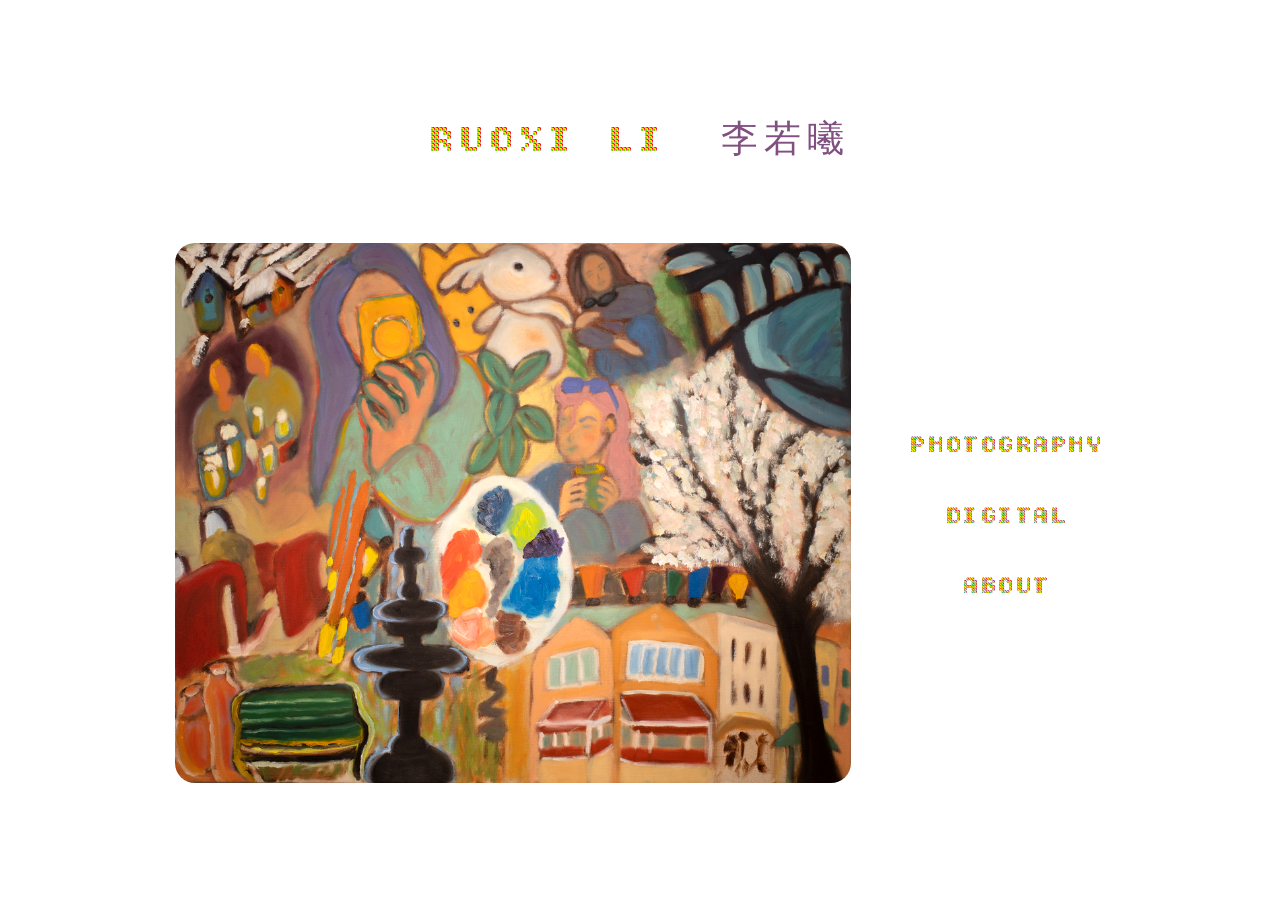
<file: index.html>
<!DOCTYPE html>
<html lang="en">
<head>
    <meta charset="UTF-8">
    <meta name="viewport" content="width=device-width, initial-scale=1.0">
    <title>Portfolio | Home</title>
    <link rel="preconnect" href="https://fonts.googleapis.com">
    <link rel="preconnect" href="https://fonts.gstatic.com" crossorigin>
    <link href="https://fonts.googleapis.com/css2?family=Bitcount+Grid+Double+Ink:wght@100..900&family=Bitcount+Prop+Double+Ink:wght@100..900&family=Bitcount+Prop+Single+Ink:wght@100..900&family=Inter:wght@300;400;500;600&family=Noto+Serif:ital,wght@0,400;0,500;1,400&family=ZCOOL+QingKe+HuangYou&display=swap" rel="stylesheet">
    <link rel="stylesheet" href="style.css">
</head>
<body class="home-container">
    <div class="home-content">
        <h1 class="name-hover">
            <span>RUOXI LI</span>
            <span class="chinese-name">李若曦</span>
            <span class="name-tone">Lǐ Ruòxī</span>
        </h1>
        <div class="home-main">
            <div class="home-artwork">
                <img src="assets/Home Page.jpg" alt="Painting of life">
            </div>
            <nav class="home-links">
                <a href="photography.html">PHOTOGRAPHY</a>
                <a href="digital.html">DIGITAL</a>
                <a href="about.html">ABOUT</a>
            </nav>
        </div>
    </div>
    <script src="cursor-trail.js"></script>
</body>
</html>
</file>
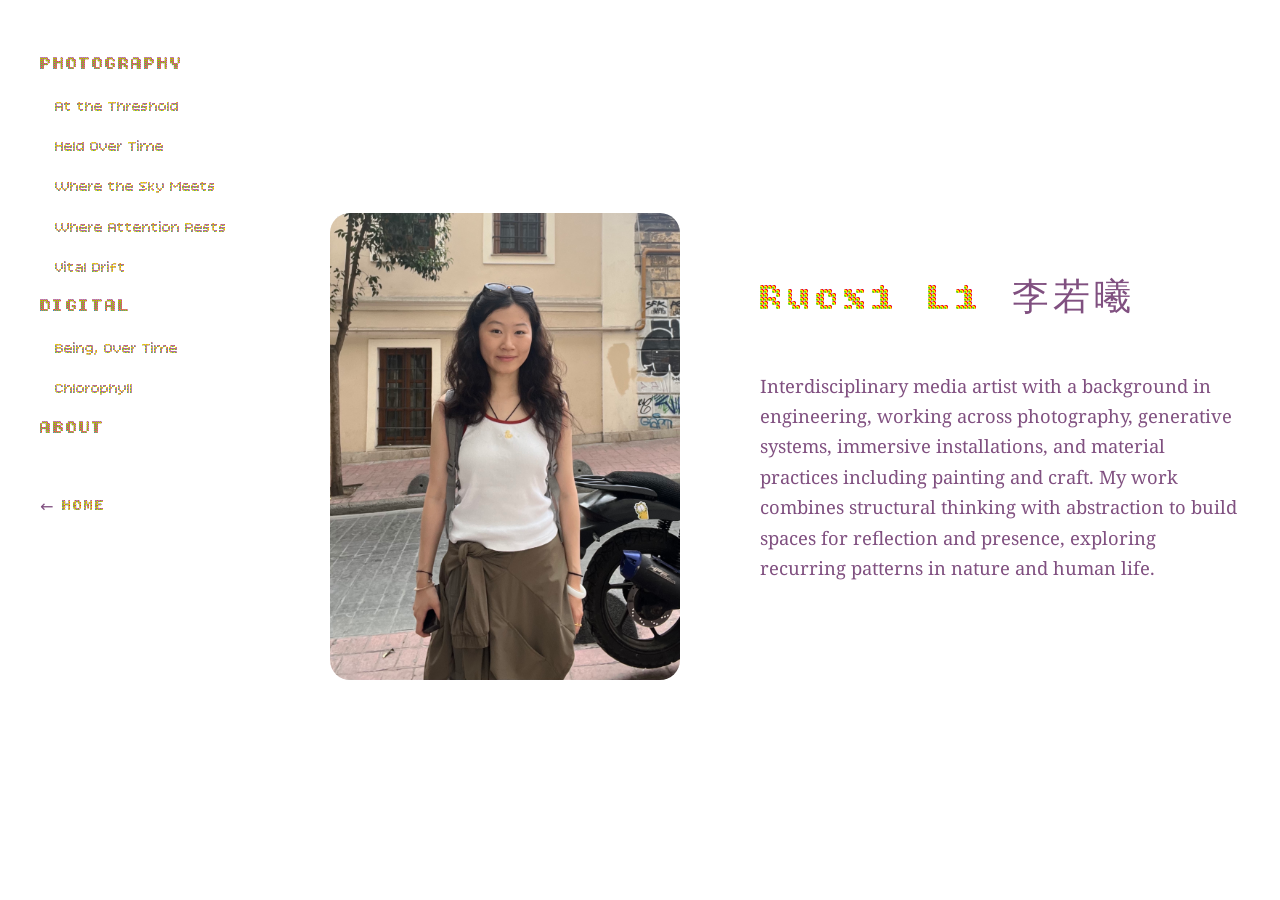
<file: about.html>
<!DOCTYPE html>
<html lang="en">
<head>
    <meta charset="UTF-8">
    <meta name="viewport" content="width=device-width, initial-scale=1.0">
    <title>About | Portfolio</title>
    <link rel="preconnect" href="https://fonts.googleapis.com">
    <link rel="preconnect" href="https://fonts.gstatic.com" crossorigin>
    <link href="https://fonts.googleapis.com/css2?family=Bitcount+Grid+Double+Ink:wght@100..900&family=Bitcount+Prop+Double+Ink:wght@100..900&family=Bitcount+Prop+Single+Ink:wght@100..900&family=Inter:wght@300;400;500;600&family=Noto+Serif:ital,wght@0,400;0,500;1,400&family=ZCOOL+QingKe+HuangYou&display=swap" rel="stylesheet">
    <link rel="stylesheet" href="style.css">
</head>
<body>
    <div class="split-layout">
        <aside class="sidebar">
            <ul class="sidebar-nav">
                <li class="nav-section">
                    <a href="photography.html" class="nav-title">PHOTOGRAPHY</a>
                    <ul class="nav-subsection">
                        <li><a href="photography.html#threshold">At the Threshold</a></li>
                        <li><a href="photography.html#held-over-time">Held Over Time</a></li>
                        <li><a href="photography.html#sky-meets">Where the Sky Meets</a></li>
                        <li><a href="photography.html#attention-rests">Where Attention Rests</a></li>
                        <li><a href="photography.html#vital-drift">Vital Drift</a></li>
                    </ul>
                </li>
                <li class="nav-section">
                    <a href="digital.html" class="nav-title">DIGITAL</a>
                    <ul class="nav-subsection">
                        <li><a href="digital.html#being-over-time">Being, Over Time</a></li>
                        <li><a href="digital.html#chlorophyll">Chlorophyll</a></li>
                    </ul>
                </li>
                <li class="nav-section">
                    <a href="about.html" class="nav-title nav-active">ABOUT</a>
                </li>
            </ul>
            <a href="index.html" class="sidebar-home">HOME</a>
        </aside>
    <main class="main-content about-container">
        <div class="about-photo">
            <img src="assets/Me.jpg" alt="Ruoxi Li">
        </div>
        <div class="about-text">
            <h1>Ruoxi Li <span class="chinese-name">李若曦</span></h1>
            <div class="summary">
                <p>Interdisciplinary media artist with a background in engineering, working across photography, generative systems, immersive installations, and material practices including painting and craft. My work combines structural thinking with abstraction to build spaces for reflection and presence, exploring recurring patterns in nature and human life.</p>
            </div>
        </div>
    </main>
    </div>
    <script src="cursor-trail.js"></script>
</body>
</html>
</file>
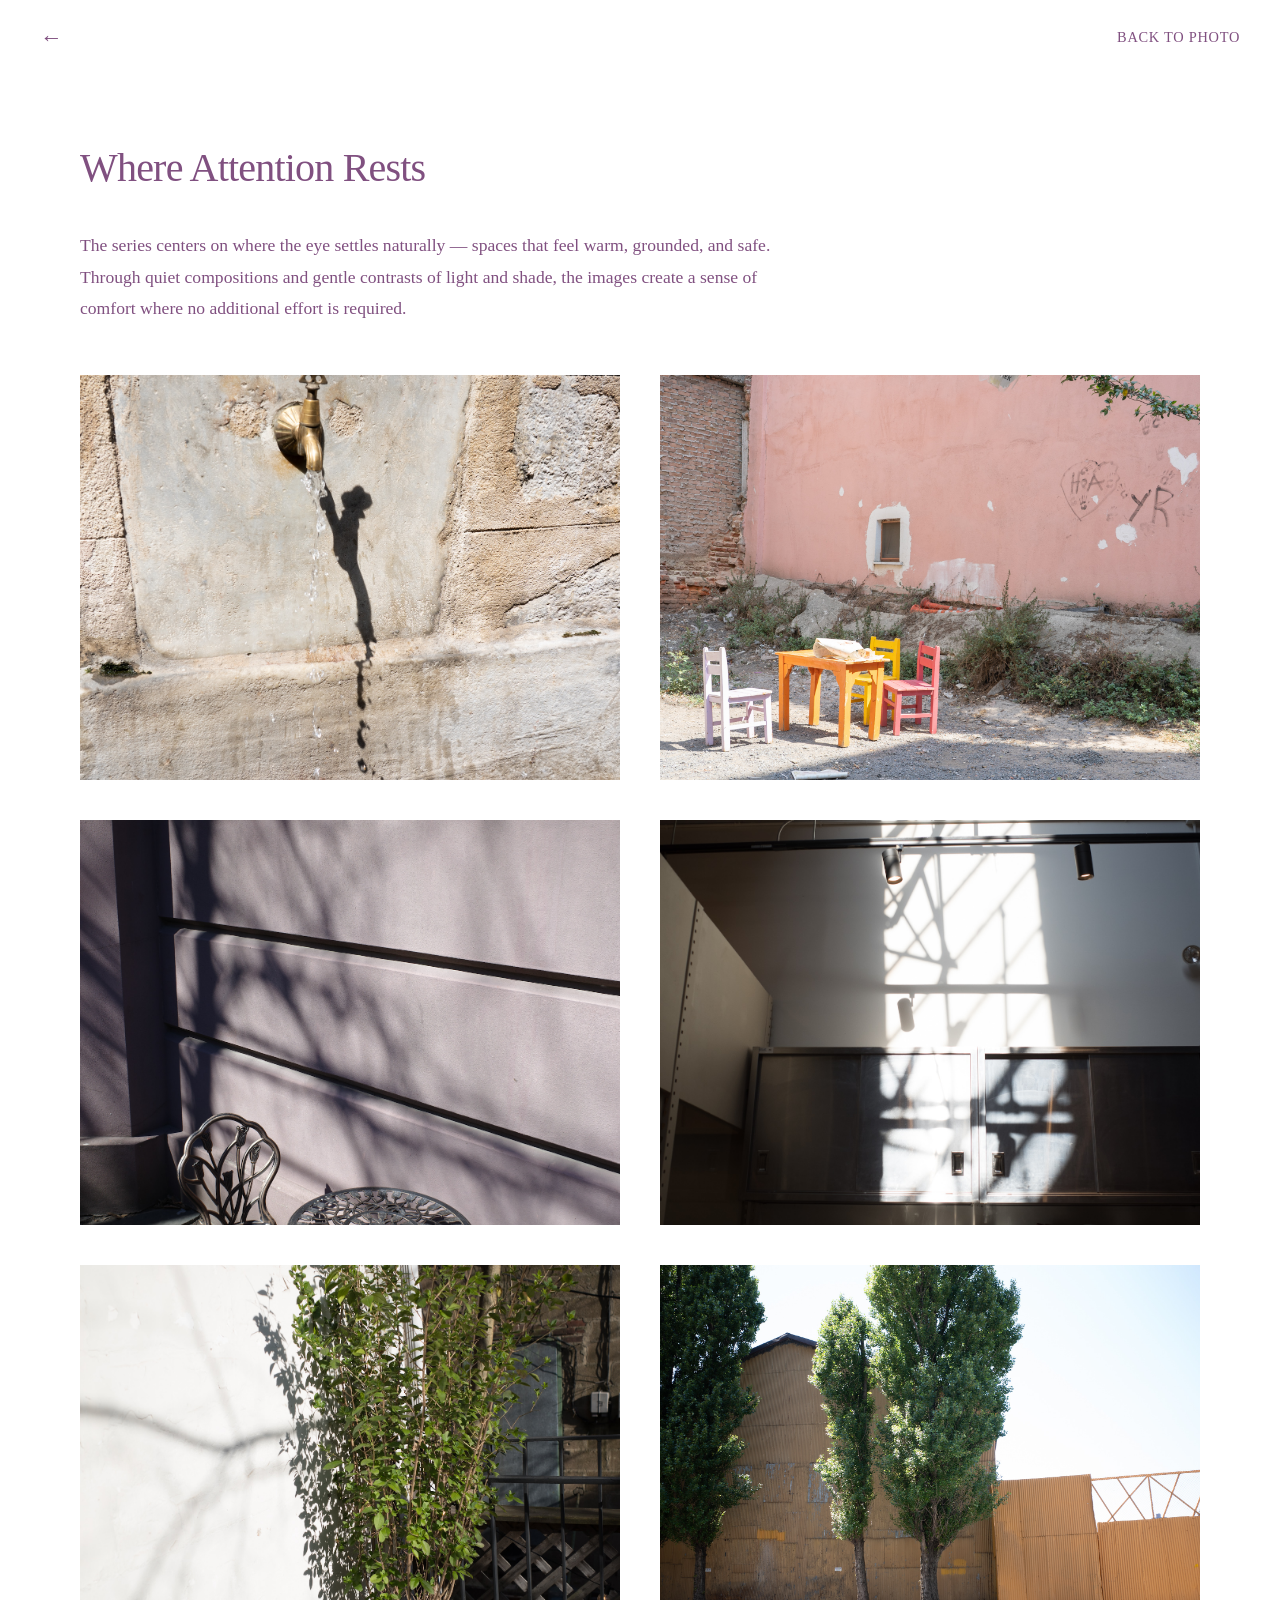
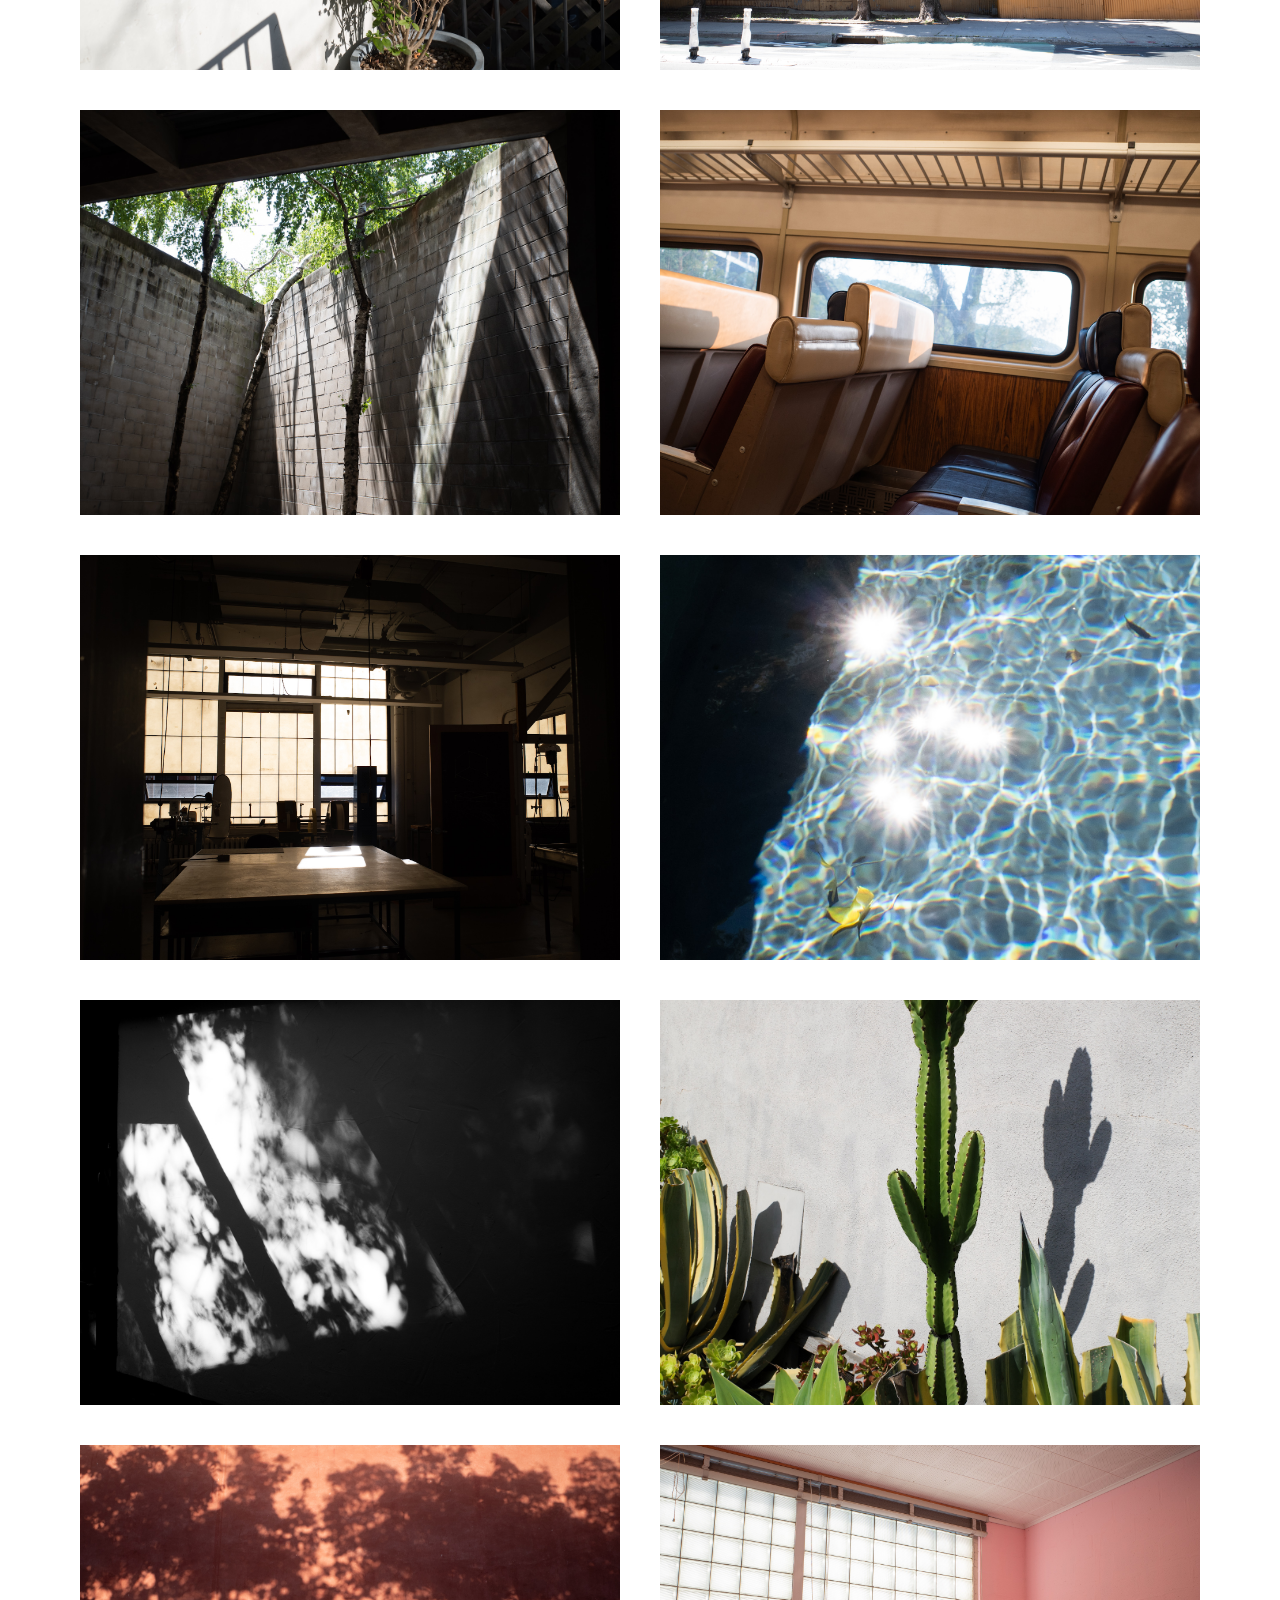
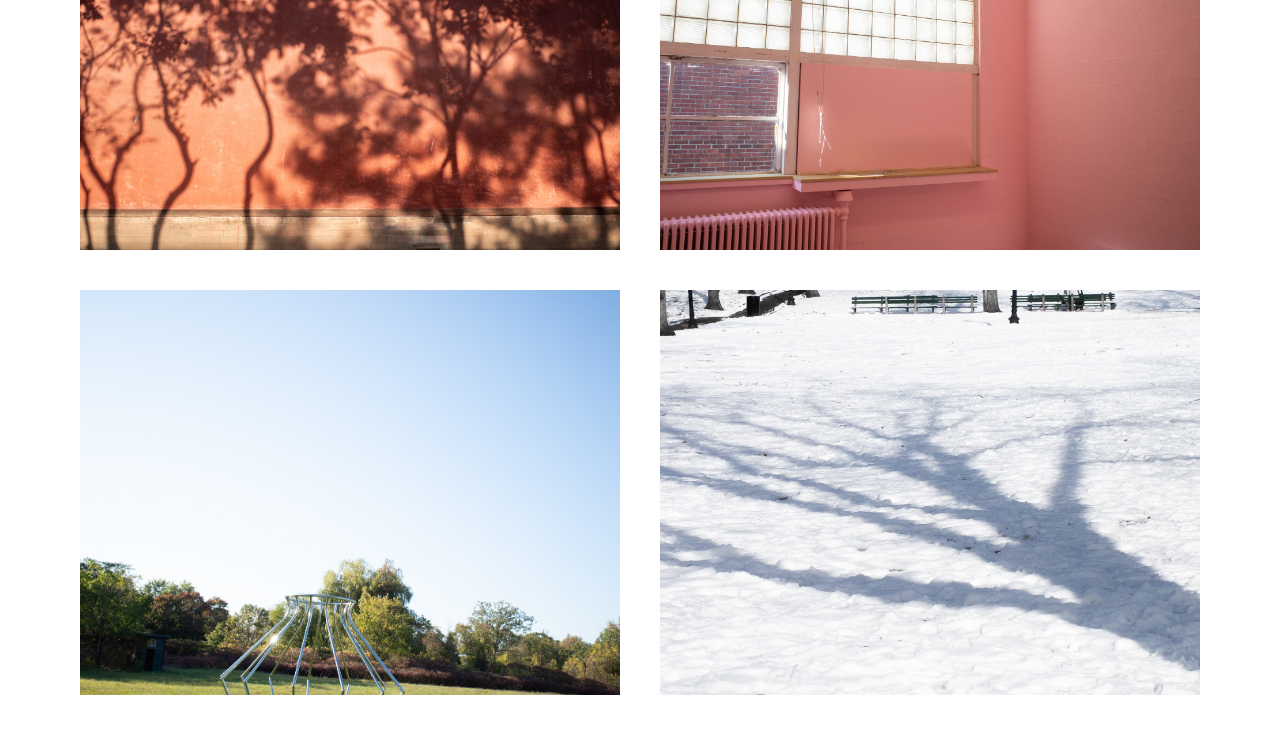
<file: attention-rests.html>
<!DOCTYPE html>
<html lang="en">
<head>
    <meta charset="UTF-8">
    <meta name="viewport" content="width=device-width, initial-scale=1.0">
    <title>Where Attention Rests | Portfolio</title>
    <link rel="stylesheet" href="style.css">
</head>
<body>
    <nav class="global-nav">
        <a href="index.html" class="home-icon" title="Home"><span class="icon-arrow">←</span><span class="icon-house"><span></span><span></span></span></a>
        <a href="photography.html">BACK TO PHOTO</a>
    </nav>
    <main class="container">
        <h1>Where Attention Rests</h1>
        <div class="summary">
            <p>The series centers on where the eye settles naturally — spaces that feel warm, grounded, and safe. Through quiet compositions and gentle contrasts of light and shade, the images create a sense of comfort where no additional effort is required.</p>
        </div>
        <div class="gallery">
            <img src="assets/attention-rests/image1.jpg" alt="Where Attention Rests 1">
            <img src="assets/attention-rests/image2.jpg" alt="Where Attention Rests 2">
            <img src="assets/attention-rests/image3.JPG" alt="Where Attention Rests 3">
            <img src="assets/attention-rests/image4.jpg" alt="Where Attention Rests 4">
            <img src="assets/attention-rests/image5.jpg" alt="Where Attention Rests 5">
            <img src="assets/attention-rests/image6.jpg" alt="Where Attention Rests 6">
            <img src="assets/attention-rests/image7.jpg" alt="Where Attention Rests 7">
            <img src="assets/attention-rests/image8.jpg" alt="Where Attention Rests 8">
            <img src="assets/attention-rests/image9.jpg" alt="Where Attention Rests 9">
            <img src="assets/attention-rests/image10.jpg" alt="Where Attention Rests 10">
            <img src="assets/attention-rests/image11.jpg" alt="Where Attention Rests 11">
            <img src="assets/attention-rests/image12.JPG" alt="Where Attention Rests 12">
            <img src="assets/attention-rests/image13.jpg" alt="Where Attention Rests 13">
            <img src="assets/attention-rests/image14.jpg" alt="Where Attention Rests 14">
            <img src="assets/attention-rests/image15.jpg" alt="Where Attention Rests 15">
            <img src="assets/attention-rests/image16.jpg" alt="Where Attention Rests 16">
        </div>
    </main>
    <script src="gallery.js"></script>
</body>
</html>
</file>
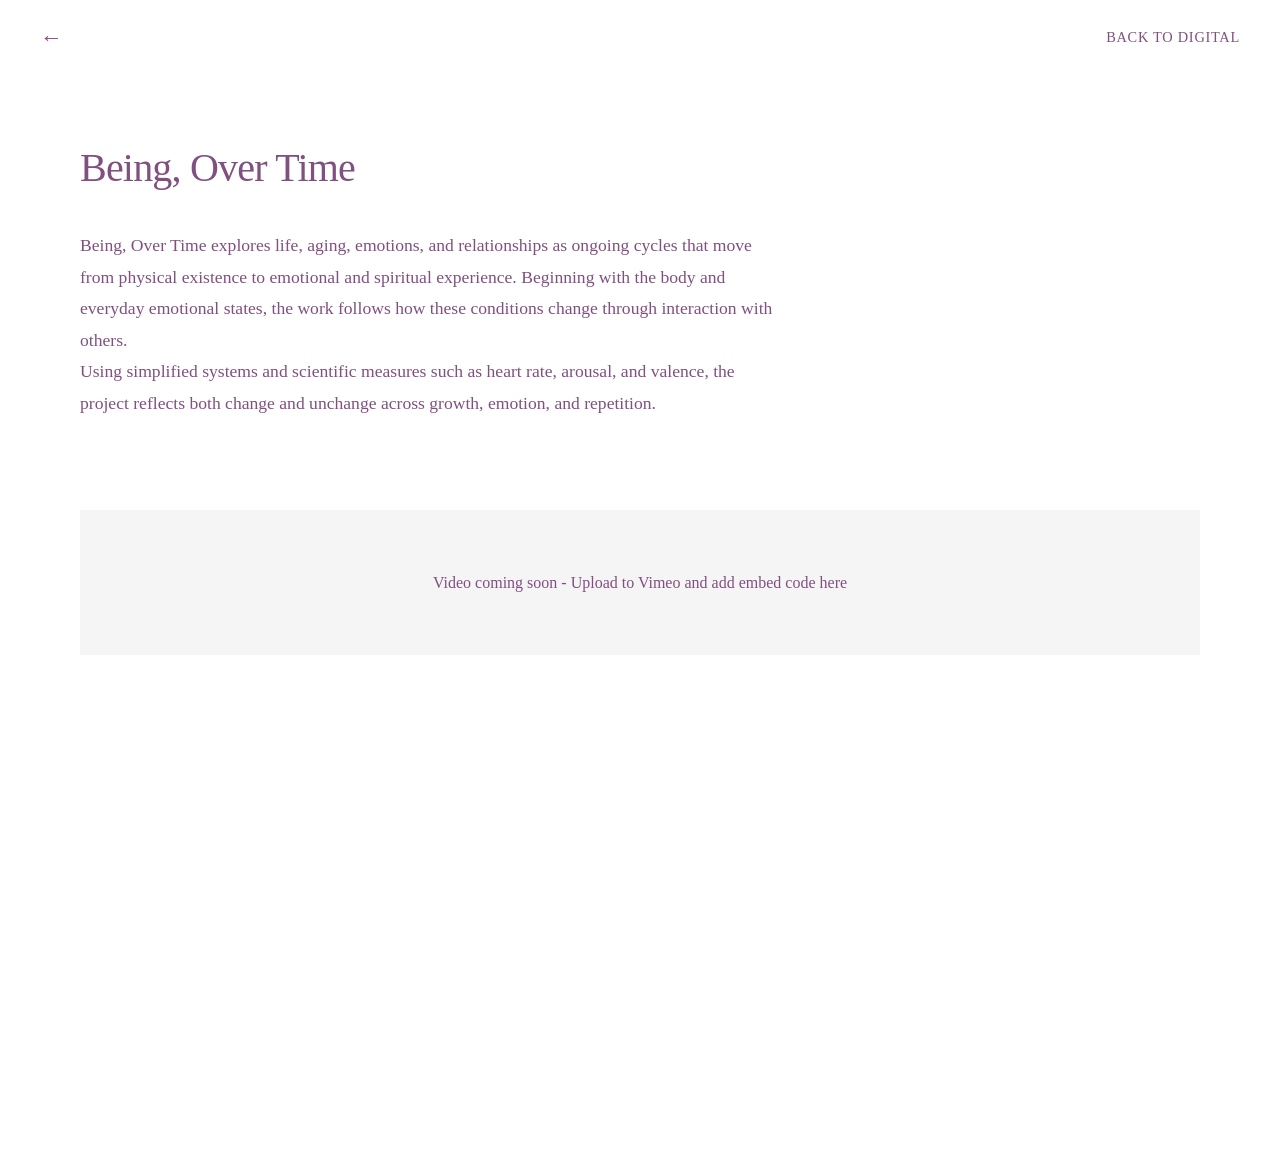
<file: being-over-time.html>
<!DOCTYPE html>
<html lang="en">
<head>
    <meta charset="UTF-8">
    <meta name="viewport" content="width=device-width, initial-scale=1.0">
    <title>Being, Over Time | Portfolio</title>
    <link rel="stylesheet" href="style.css">
</head>
<body>
    <nav class="global-nav">
        <a href="index.html" class="home-icon" title="Home"><span class="icon-arrow">←</span><span class="icon-house"><span></span><span></span></span></a>
        <a href="digital.html">BACK TO DIGITAL</a>
    </nav>
    <main class="container">
        <h1>Being, Over Time</h1>
        <div class="summary">
            <p>Being, Over Time explores life, aging, emotions, and relationships as ongoing cycles that move from physical existence to emotional and spiritual experience. Beginning with the body and everyday emotional states, the work follows how these conditions change through interaction with others.</p>
            <p>Using simplified systems and scientific measures such as heart rate, arousal, and valence, the project reflects both change and unchange across growth, emotion, and repetition.</p>
        </div>
        <div class="video-container">
            <!-- Replace with your Vimeo embed code -->
            <div class="video-placeholder">
                <p>Video coming soon - Upload to Vimeo and add embed code here</p>
            </div>
        </div>
    </main>
</body>
</html>
</file>
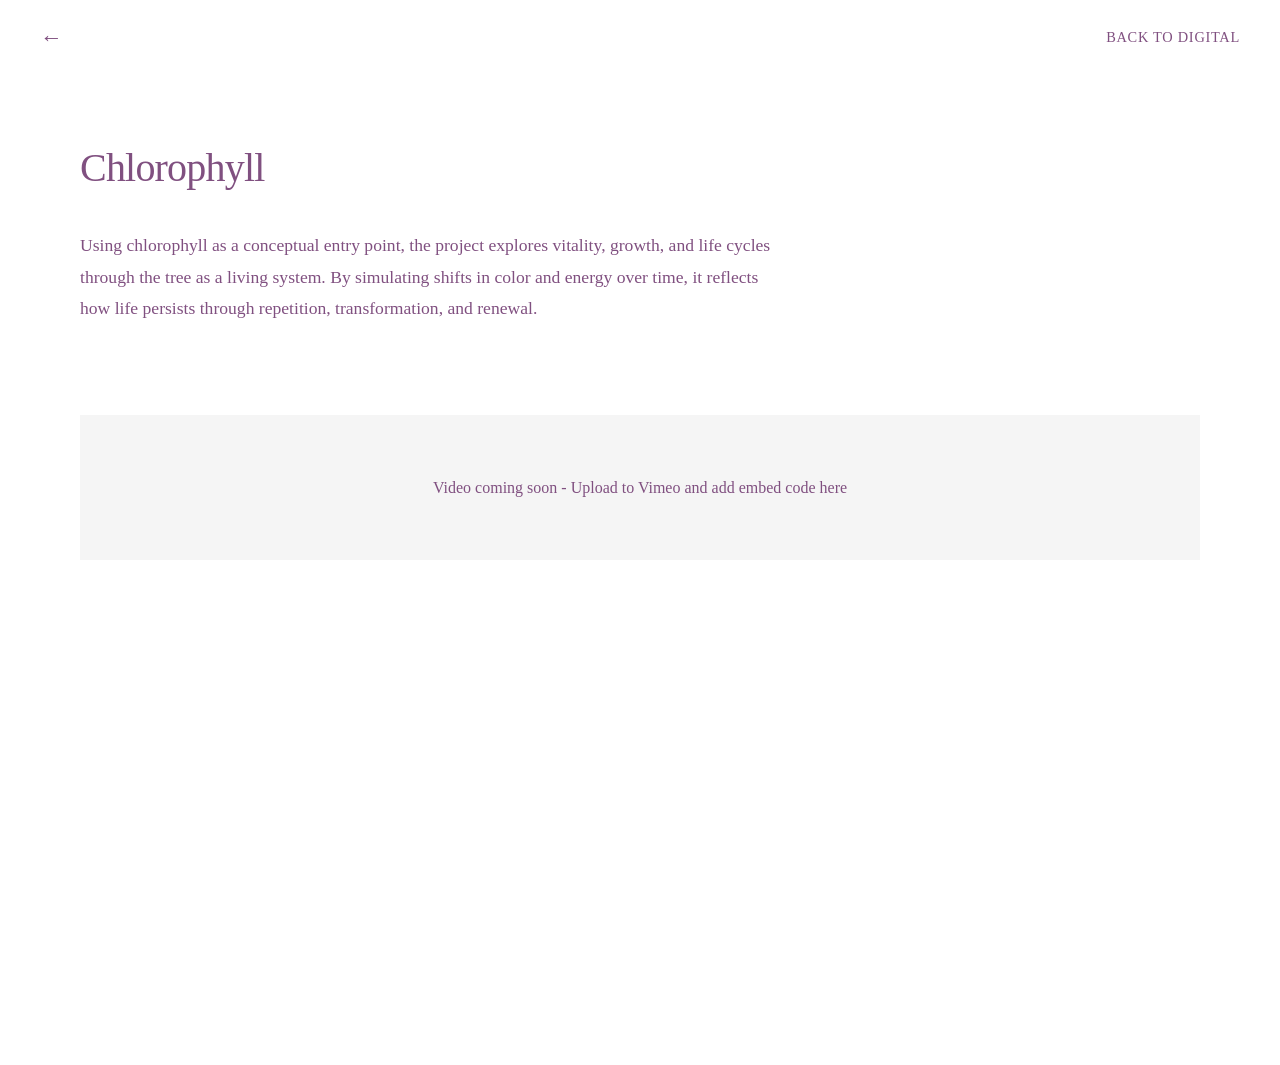
<file: chlorophyll.html>
<!DOCTYPE html>
<html lang="en">
<head>
    <meta charset="UTF-8">
    <meta name="viewport" content="width=device-width, initial-scale=1.0">
    <title>Chlorophyll | Portfolio</title>
    <link rel="stylesheet" href="style.css">
</head>
<body>
    <nav class="global-nav">
        <a href="index.html" class="home-icon" title="Home"><span class="icon-arrow">←</span><span class="icon-house"><span></span><span></span></span></a>
        <a href="digital.html">BACK TO DIGITAL</a>
    </nav>
    <main class="container">
        <h1>Chlorophyll</h1>
        <div class="summary">
            <p>Using chlorophyll as a conceptual entry point, the project explores vitality, growth, and life cycles through the tree as a living system. By simulating shifts in color and energy over time, it reflects how life persists through repetition, transformation, and renewal.</p>
        </div>
        <div class="video-container">
            <!-- Replace with your Vimeo embed code -->
            <div class="video-placeholder">
                <p>Video coming soon - Upload to Vimeo and add embed code here</p>
            </div>
        </div>
    </main>
</body>
</html>
</file>
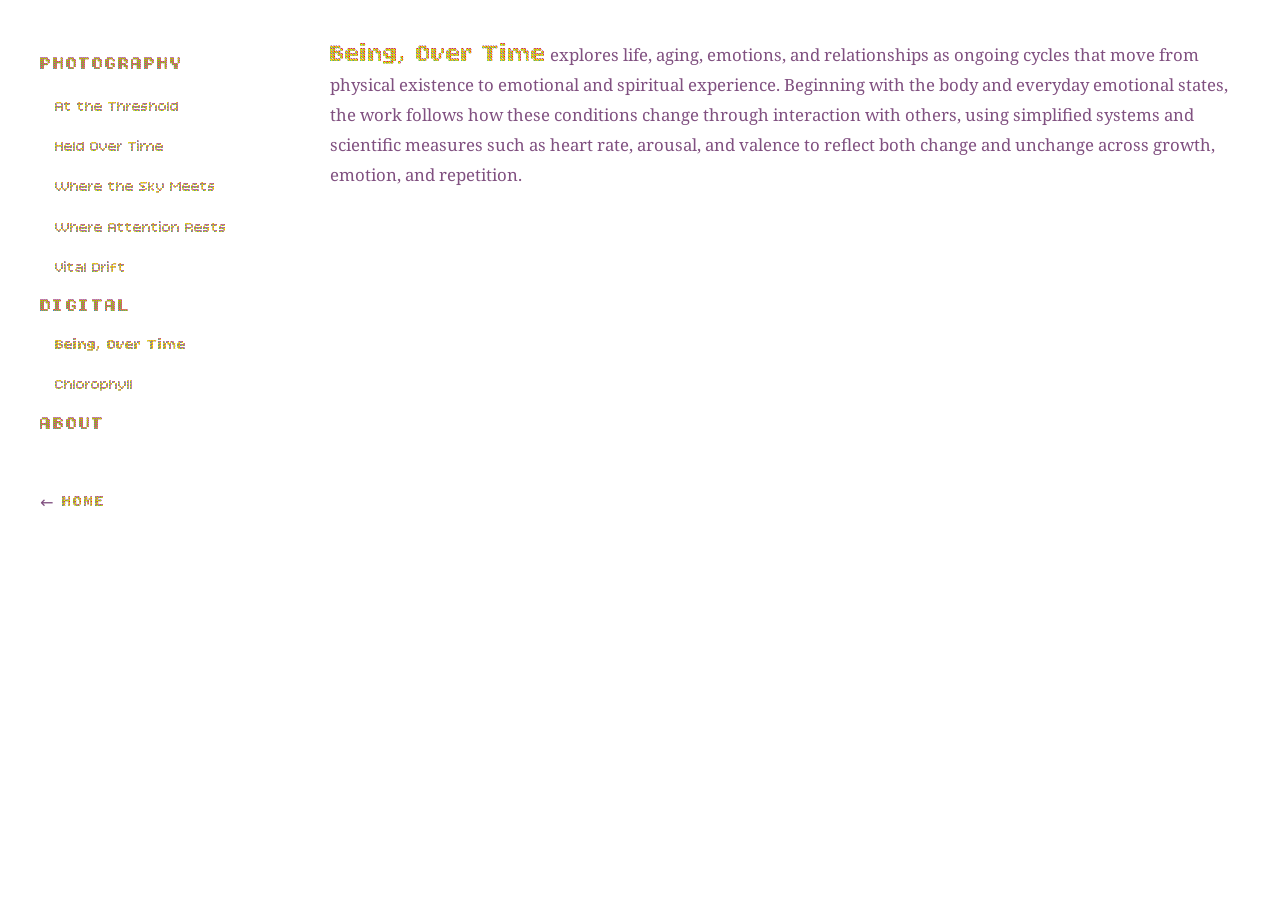
<file: digital.html>
<!DOCTYPE html>
<html lang="en">
<head>
    <meta charset="UTF-8">
    <meta name="viewport" content="width=device-width, initial-scale=1.0">
    <title>Digital Works | Portfolio</title>
    <link rel="preconnect" href="https://fonts.googleapis.com">
    <link rel="preconnect" href="https://fonts.gstatic.com" crossorigin>
    <link href="https://fonts.googleapis.com/css2?family=Bitcount+Grid+Double+Ink:wght@100..900&family=Bitcount+Prop+Double+Ink:wght@100..900&family=Bitcount+Prop+Single+Ink:wght@100..900&family=Inter:wght@300;400;500;600&family=Noto+Serif:ital,wght@0,400;0,500;1,400&family=ZCOOL+QingKe+HuangYou&display=swap" rel="stylesheet">
    <link rel="stylesheet" href="style.css">
</head>
<body>
    <div class="split-layout">
        <aside class="sidebar">
            <ul class="sidebar-nav">
                <li class="nav-section">
                    <a href="photography.html" class="nav-title">PHOTOGRAPHY</a>
                    <ul class="nav-subsection">
                        <li><a href="photography.html#threshold">At the Threshold</a></li>
                        <li><a href="photography.html#held-over-time">Held Over Time</a></li>
                        <li><a href="photography.html#sky-meets">Where the Sky Meets</a></li>
                        <li><a href="photography.html#attention-rests">Where Attention Rests</a></li>
                        <li><a href="photography.html#vital-drift">Vital Drift</a></li>
                    </ul>
                </li>
                <li class="nav-section">
                    <a href="digital.html" class="nav-title nav-active">DIGITAL</a>
                    <ul class="nav-subsection">
                        <li><a href="#being-over-time" class="sidebar-link active" data-section="being-over-time">Being, Over Time</a></li>
                        <li><a href="#chlorophyll" class="sidebar-link" data-section="chlorophyll">Chlorophyll</a></li>
                    </ul>
                </li>
                <li class="nav-section">
                    <a href="about.html" class="nav-title">ABOUT</a>
                </li>
            </ul>
            <a href="index.html" class="sidebar-home">HOME</a>
        </aside>

        <main class="main-content">
            <!-- Being, Over Time -->
            <section id="being-over-time" class="project-section active">
                <div class="digital-description">
                    <p><span class="work-title">Being, Over Time</span> explores life, aging, emotions, and relationships as ongoing cycles that move from physical existence to emotional and spiritual experience. Beginning with the body and everyday emotional states, the work follows how these conditions change through interaction with others, using simplified systems and scientific measures such as heart rate, arousal, and valence to reflect both change and unchange across growth, emotion, and repetition.</p>
                </div>
                <div class="video-container video-small">
                    <iframe src="https://www.youtube.com/embed/k9wLOhvl3ek?enablejsapi=1" title="Being, Over Time" frameborder="0" allow="accelerometer; autoplay; clipboard-write; encrypted-media; gyroscope; picture-in-picture; web-share" referrerpolicy="strict-origin-when-cross-origin" allowfullscreen></iframe>
                </div>
            </section>

            <!-- Chlorophyll -->
            <section id="chlorophyll" class="project-section">
                <div class="digital-description">
                    <p><span class="work-title">Chlorophyll</span> explores vitality, growth, and life cycles through the tree as a living system. Using chlorophyll as a conceptual entry point, it simulates shifts in color and energy over time, reflecting how life persists through repetition, transformation, and renewal.</p>
                </div>
                <div class="video-container video-small">
                    <iframe src="https://www.youtube.com/embed/PVVJG1VmrKQ?enablejsapi=1" title="Chlorophyll" frameborder="0" allow="accelerometer; autoplay; clipboard-write; encrypted-media; gyroscope; picture-in-picture; web-share" referrerpolicy="strict-origin-when-cross-origin" allowfullscreen></iframe>
                </div>
            </section>
        </main>
    </div>

    <script src="sidebar.js"></script>
    <script src="cursor-trail.js"></script>
</body>
</html>
</file>
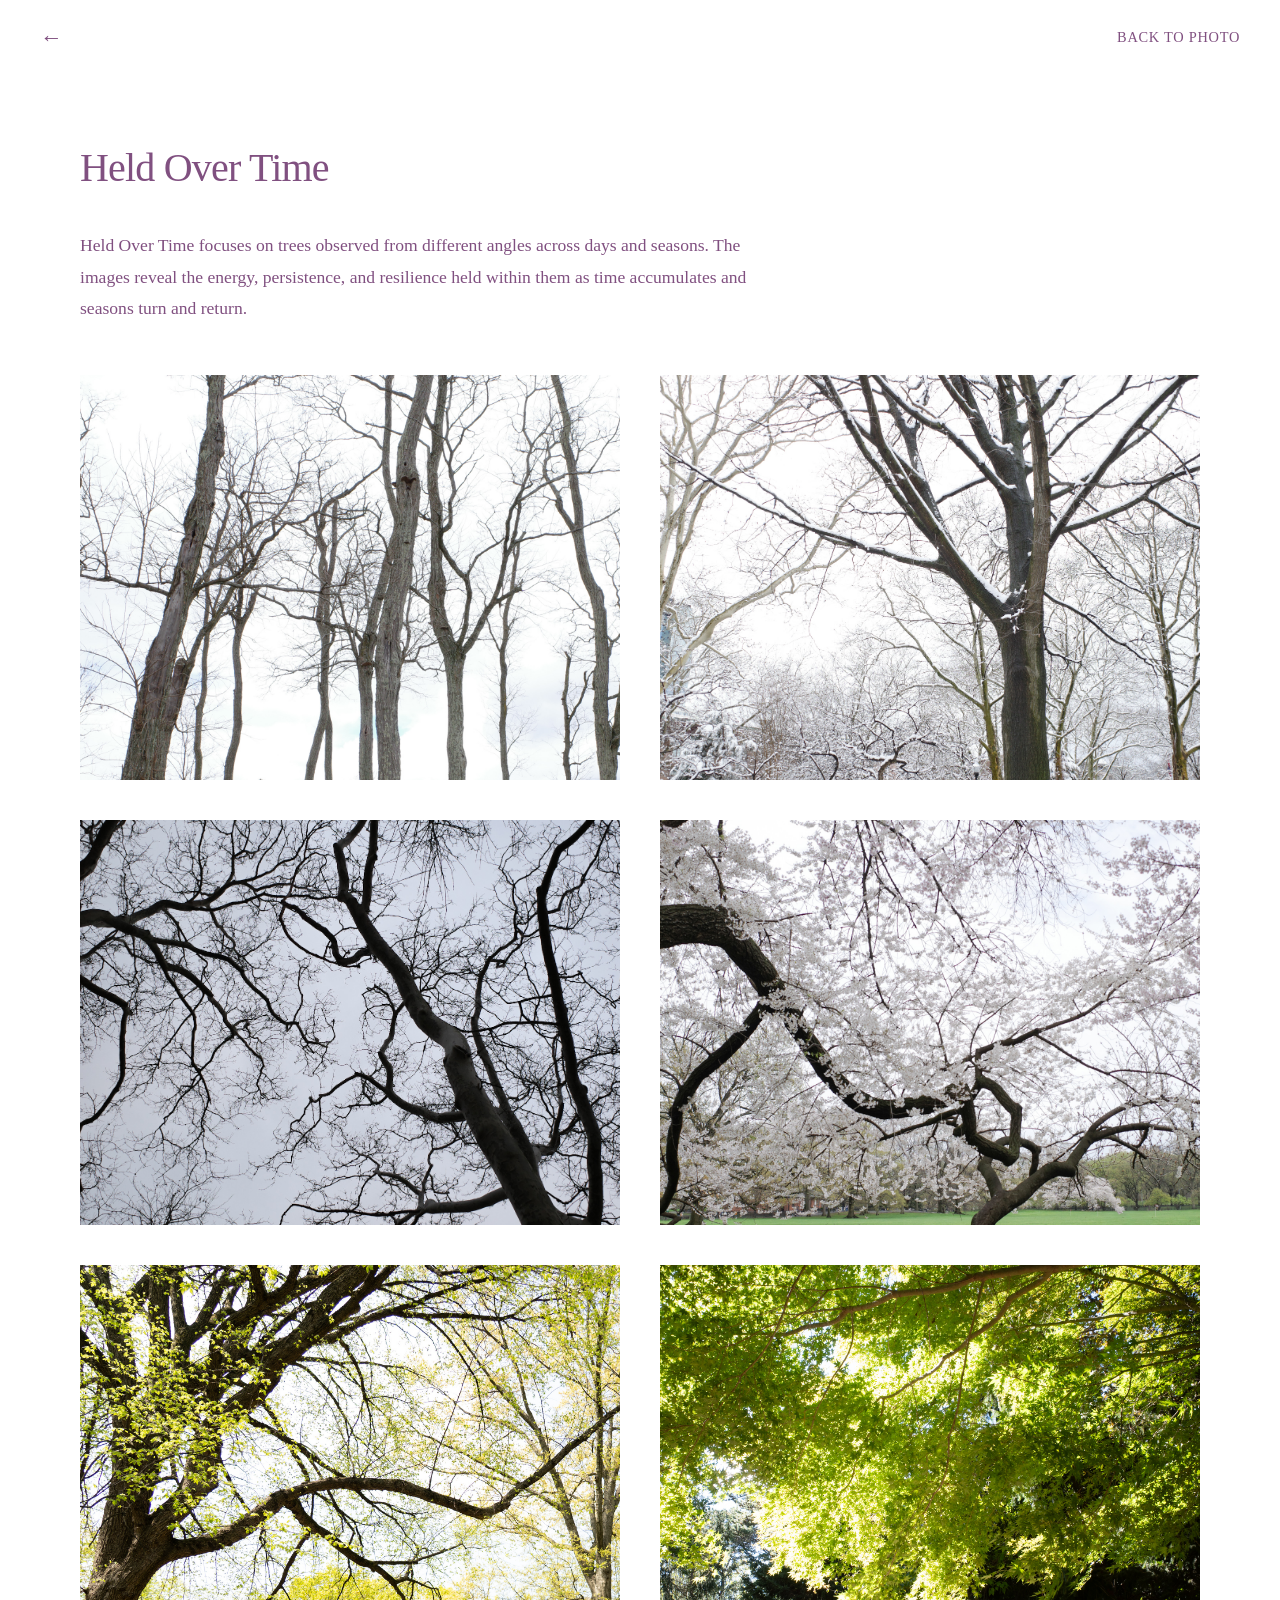
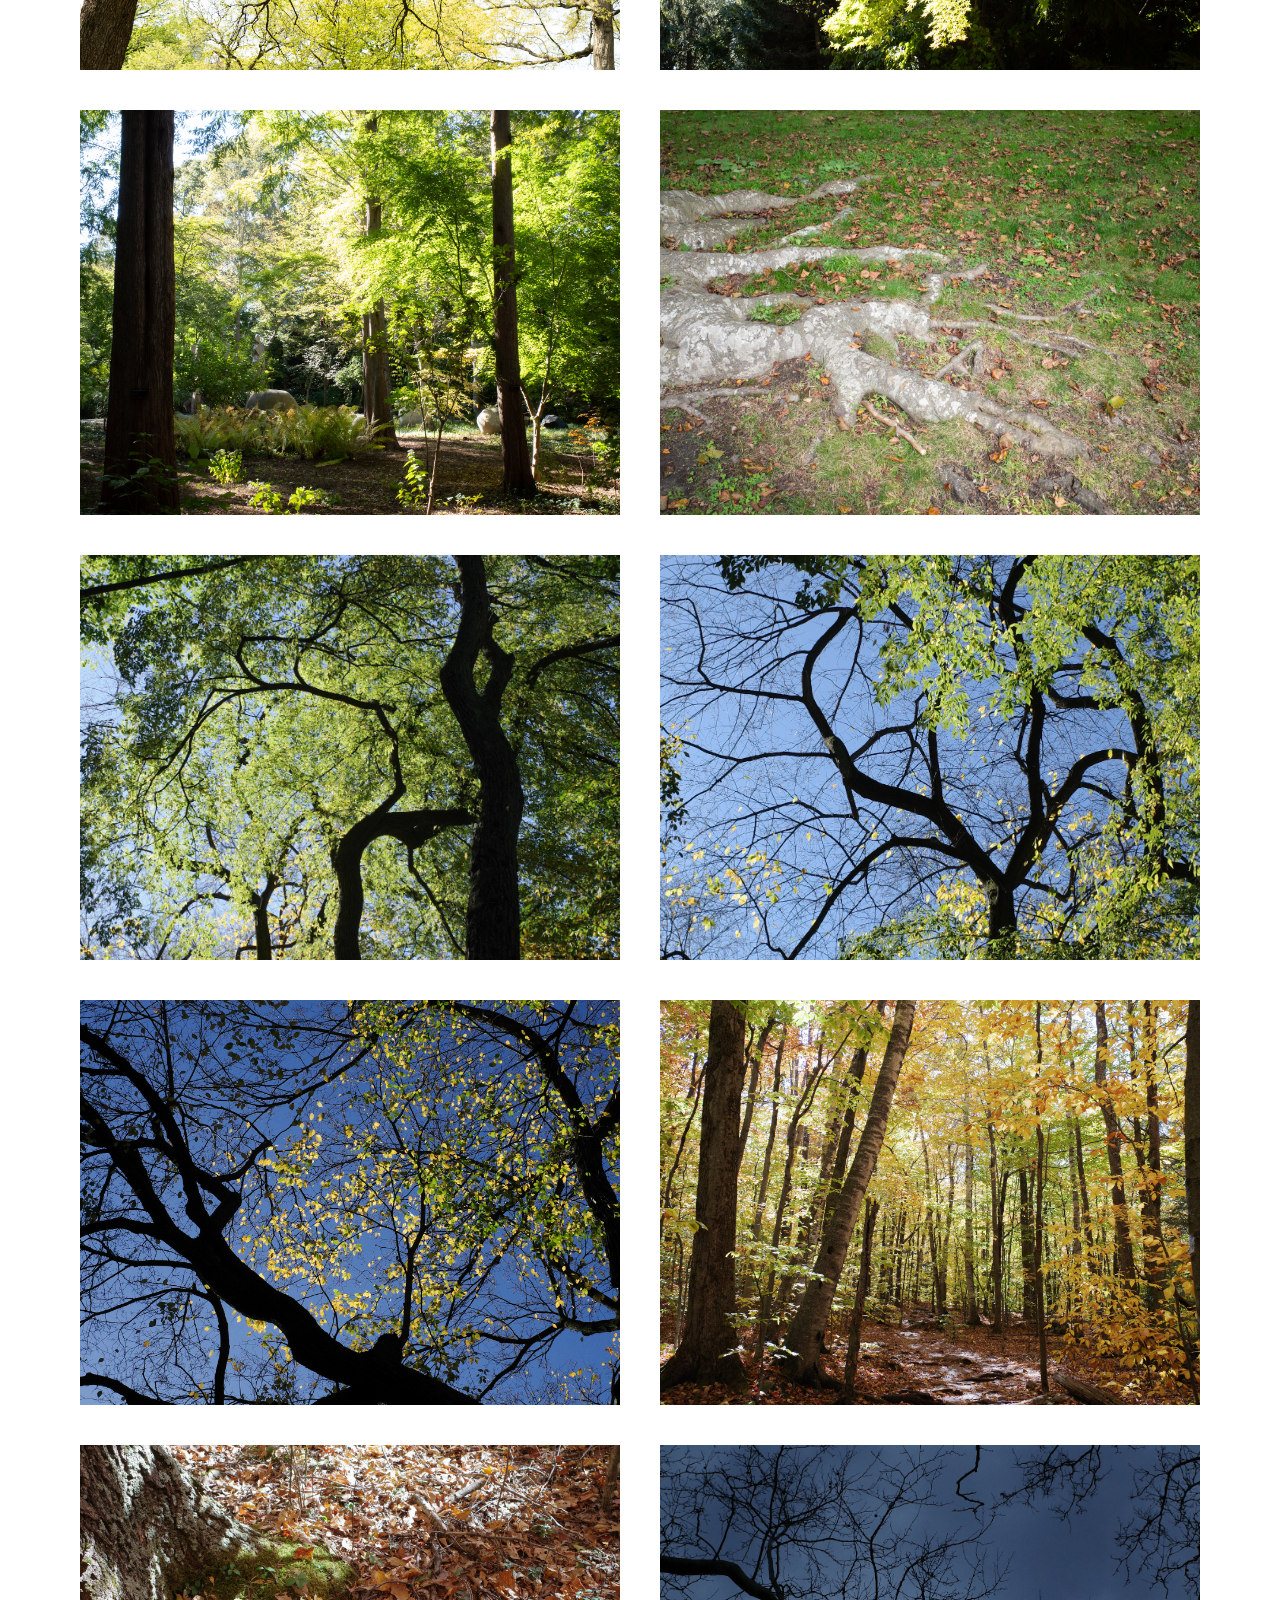
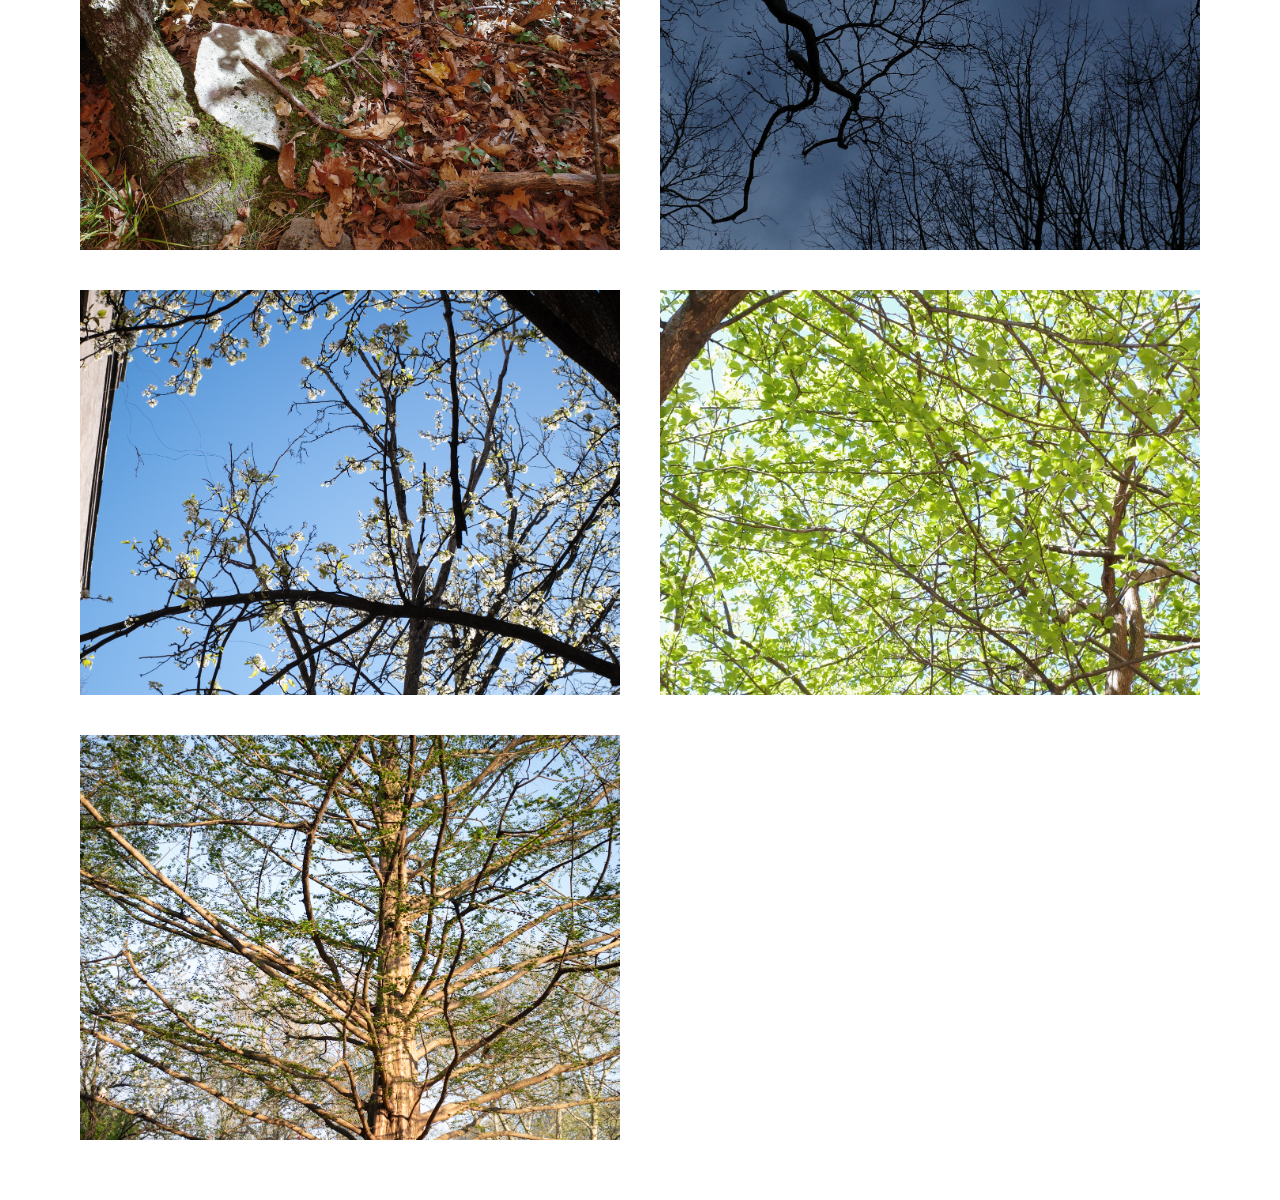
<file: held-over-time.html>
<!DOCTYPE html>
<html lang="en">
<head>
    <meta charset="UTF-8">
    <meta name="viewport" content="width=device-width, initial-scale=1.0">
    <title>Held Over Time | Portfolio</title>
    <link rel="stylesheet" href="style.css">
</head>
<body>
    <nav class="global-nav">
        <a href="index.html" class="home-icon" title="Home"><span class="icon-arrow">←</span><span class="icon-house"><span></span><span></span></span></a>
        <a href="photography.html">BACK TO PHOTO</a>
    </nav>
    <main class="container">
        <h1>Held Over Time</h1>
        <div class="summary">
            <p>Held Over Time focuses on trees observed from different angles across days and seasons. The images reveal the energy, persistence, and resilience held within them as time accumulates and seasons turn and return.</p>
        </div>
        <div class="gallery">
            <img src="assets/held-over-time/image1.JPG" alt="Held Over Time 1">
            <img src="assets/held-over-time/image2.JPG" alt="Held Over Time 2">
            <img src="assets/held-over-time/image3.JPG" alt="Held Over Time 3">
            <img src="assets/held-over-time/image4.jpg" alt="Held Over Time 4">
            <img src="assets/held-over-time/image5.jpg" alt="Held Over Time 5">
            <img src="assets/held-over-time/image6.jpg" alt="Held Over Time 6">
            <img src="assets/held-over-time/image7.JPG" alt="Held Over Time 7">
            <img src="assets/held-over-time/image8.JPG" alt="Held Over Time 8">
            <img src="assets/held-over-time/image9.JPG" alt="Held Over Time 9">
            <img src="assets/held-over-time/image10.JPG" alt="Held Over Time 10">
            <img src="assets/held-over-time/image11.JPG" alt="Held Over Time 11">
            <img src="assets/held-over-time/image12.JPG" alt="Held Over Time 12">
            <img src="assets/held-over-time/image13.JPG" alt="Held Over Time 13">
            <img src="assets/held-over-time/image14.jpg" alt="Held Over Time 14">
            <img src="assets/held-over-time/image15.jpg" alt="Held Over Time 15">
            <img src="assets/held-over-time/image16.JPG" alt="Held Over Time 16">
            <img src="assets/held-over-time/image17.jpg" alt="Held Over Time 17">
        </div>
    </main>
    <script src="gallery.js"></script>
</body>
</html>
</file>
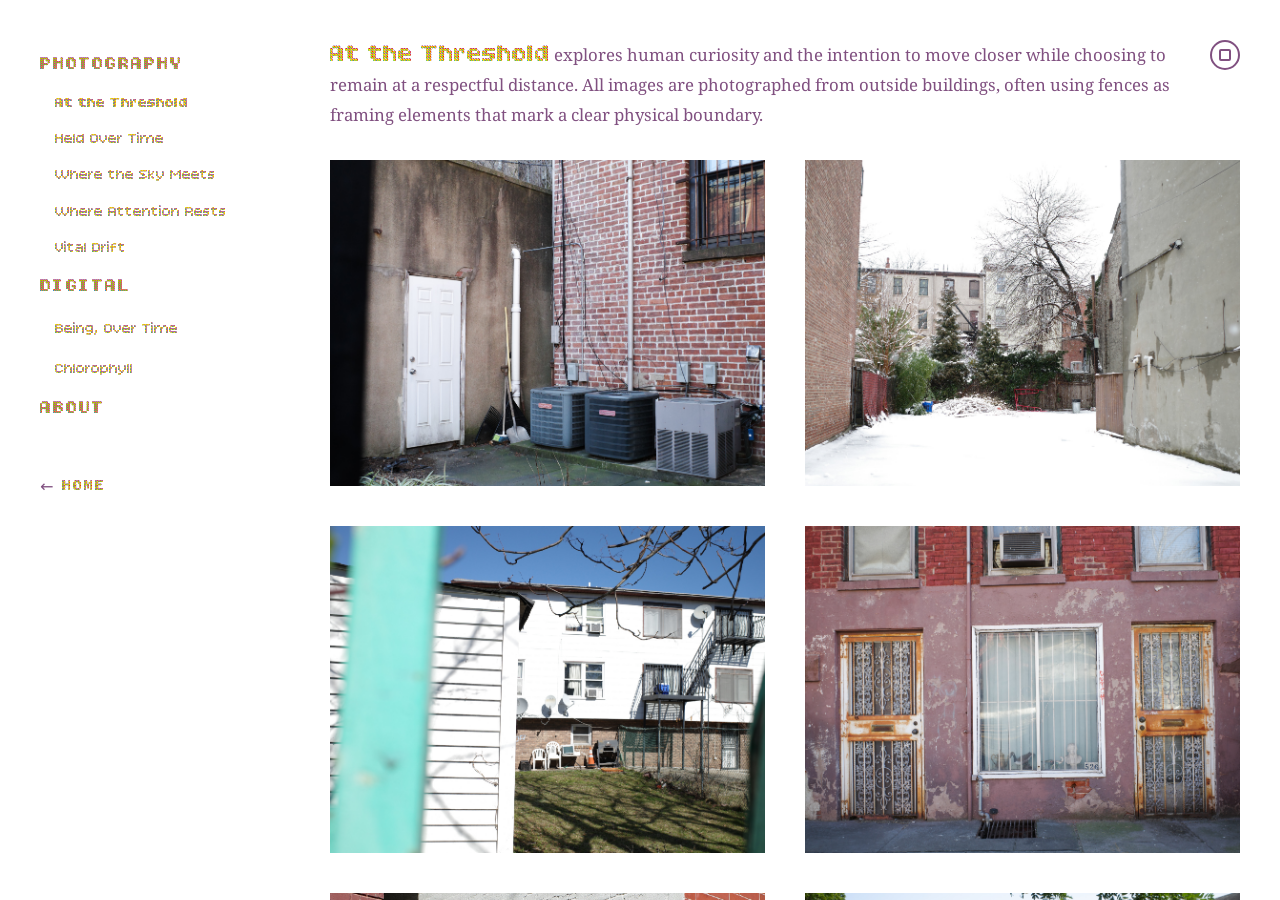
<file: photography.html>
<!DOCTYPE html>
<html lang="en">
<head>
    <meta charset="UTF-8">
    <meta name="viewport" content="width=device-width, initial-scale=1.0">
    <title>Photography | Portfolio</title>
    <link rel="preconnect" href="https://fonts.googleapis.com">
    <link rel="preconnect" href="https://fonts.gstatic.com" crossorigin>
    <link href="https://fonts.googleapis.com/css2?family=Bitcount+Grid+Double+Ink:wght@100..900&family=Bitcount+Prop+Double+Ink:wght@100..900&family=Bitcount+Prop+Single+Ink:wght@100..900&family=Inter:wght@300;400;500;600&family=Noto+Serif:ital,wght@0,400;0,500;1,400&family=ZCOOL+QingKe+HuangYou&display=swap" rel="stylesheet">
    <link rel="stylesheet" href="style.css">
</head>
<body>
    <div class="split-layout">
        <aside class="sidebar">
            <ul class="sidebar-nav">
                <li class="nav-section">
                    <a href="photography.html" class="nav-title nav-active">PHOTOGRAPHY</a>
                    <ul class="nav-subsection">
                        <li><a href="#threshold" class="sidebar-link active" data-section="threshold">At the Threshold</a></li>
                        <li><a href="#held-over-time" class="sidebar-link" data-section="held-over-time">Held Over Time</a></li>
                        <li><a href="#sky-meets" class="sidebar-link" data-section="sky-meets">Where the Sky Meets</a></li>
                        <li><a href="#attention-rests" class="sidebar-link" data-section="attention-rests">Where Attention Rests</a></li>
                        <li><a href="#vital-drift" class="sidebar-link" data-section="vital-drift">Vital Drift</a></li>
                    </ul>
                </li>
                <li class="nav-section">
                    <a href="digital.html" class="nav-title">DIGITAL</a>
                    <ul class="nav-subsection">
                        <li><a href="digital.html#being-over-time">Being, Over Time</a></li>
                        <li><a href="digital.html#chlorophyll">Chlorophyll</a></li>
                    </ul>
                </li>
                <li class="nav-section">
                    <a href="about.html" class="nav-title">ABOUT</a>
                </li>
            </ul>
            <a href="index.html" class="sidebar-home">HOME</a>
        </aside>

        <main class="main-content">
            <!-- At the Threshold -->
            <section id="threshold" class="project-section active">
                <div class="project-header">
                    <div class="project-description">
                        <p><span class="work-title">At the Threshold</span> explores human curiosity and the intention to move closer while choosing to remain at a respectful distance. All images are photographed from outside buildings, often using fences as framing elements that mark a clear physical boundary.</p>
                    </div>
                    <div class="button-group">
                        <button class="view-toggle" title="Toggle view">
                            <span class="icon-gallery"><span></span><span></span><span></span><span></span></span>
                            <span class="icon-grid"><span></span><span></span><span></span><span></span></span>
                        </button>
                    </div>
                </div>
                <div class="gallery">
                    <img src="assets/threshold/image1.JPG" alt="At the Threshold 1">
                    <img src="assets/threshold/image2.JPG" alt="At the Threshold 2">
                    <img src="assets/threshold/image3.JPG" alt="At the Threshold 3">
                    <img src="assets/threshold/image4.JPG" alt="At the Threshold 4">
                    <img src="assets/threshold/image5.JPG" alt="At the Threshold 5">
                    <img src="assets/threshold/image6.jpg" alt="At the Threshold 6">
                    <img src="assets/threshold/image7.jpg" alt="At the Threshold 7">
                    <img src="assets/threshold/image8.JPG" alt="At the Threshold 8">
                    <img src="assets/threshold/image9.jpg" alt="At the Threshold 9">
                    <img src="assets/threshold/image10.JPG" alt="At the Threshold 10">
                    <img src="assets/threshold/image11.JPG" alt="At the Threshold 11">
                </div>
            </section>

            <!-- Vital Drift -->
            <section id="vital-drift" class="project-section">
                <div class="project-header">
                    <div class="project-description">
                        <p><span class="work-title">Vital Drift</span> consists of images of birds moving across open sky, where atmosphere and spatial expanse take precedence over the subject itself. The series explores a strength that is present but not loud, vitality expressed through subtle movement rather than spectacle.</p>
                    </div>
                    <div class="button-group">
                        <button class="view-toggle" title="Toggle view">
                            <span class="icon-gallery"><span></span><span></span><span></span><span></span></span>
                            <span class="icon-grid"><span></span><span></span><span></span><span></span></span>
                        </button>
                    </div>
                </div>
                <div class="gallery">
                    <img src="assets/vital-drift/image1.jpg" alt="Vital Drift 1">
                    <img src="assets/vital-drift/image2.jpg" alt="Vital Drift 2">
                    <img src="assets/vital-drift/image3.jpg" alt="Vital Drift 3">
                    <img src="assets/vital-drift/image4.jpg" alt="Vital Drift 4">
                    <img src="assets/vital-drift/image5.JPG" alt="Vital Drift 5">
                </div>
            </section>

            <!-- Where the Sky Meets -->
            <section id="sky-meets" class="project-section">
                <div class="project-header">
                    <div class="project-description">
                        <p><span class="work-title">Where the Sky Meets</span> gathers compositions in which sky meets horizon, forming a line that extends beyond the frame. It invites viewers to pause, breathe, and immerse themselves in the honesty of the open sky.</p>
                    </div>
                    <div class="button-group">
                        <button class="view-toggle" title="Toggle view">
                            <span class="icon-gallery"><span></span><span></span><span></span><span></span></span>
                            <span class="icon-grid"><span></span><span></span><span></span><span></span></span>
                        </button>
                    </div>
                </div>
                <div class="gallery">
                    <img src="assets/sky-meets/image1.jpg" alt="Where the Sky Meets 1">
                    <img src="assets/sky-meets/image2.jpg" alt="Where the Sky Meets 2">
                    <img src="assets/sky-meets/image3.jpg" alt="Where the Sky Meets 3">
                    <img src="assets/sky-meets/image4.jpg" alt="Where the Sky Meets 4">
                    <img src="assets/sky-meets/image5.jpg" alt="Where the Sky Meets 5">
                    <img src="assets/sky-meets/image6.jpg" alt="Where the Sky Meets 6">
                    <img src="assets/sky-meets/image7.JPG" alt="Where the Sky Meets 7">
                    <img src="assets/sky-meets/image8.JPG" alt="Where the Sky Meets 8">
                    <img src="assets/sky-meets/image9.JPG" alt="Where the Sky Meets 9">
                    <img src="assets/sky-meets/image10.JPG" alt="Where the Sky Meets 10">
                </div>
            </section>

            <!-- Where Attention Rests -->
            <section id="attention-rests" class="project-section">
                <div class="project-header">
                    <div class="project-description">
                        <p><span class="work-title">Where Attention Rests</span> centers on where the eye settles naturally, spaces that feel warm, grounded, and safe. Through quiet compositions and gentle contrasts of light and shade, the images create a sense of comfort where no additional effort is required.</p>
                    </div>
                    <div class="button-group">
                        <button class="view-toggle" title="Toggle view">
                            <span class="icon-gallery"><span></span><span></span><span></span><span></span></span>
                            <span class="icon-grid"><span></span><span></span><span></span><span></span></span>
                        </button>
                    </div>
                </div>
                <div class="gallery">
                    <img src="assets/attention-rests/image1.jpg" alt="Where Attention Rests 1">
                    <img src="assets/attention-rests/image2.jpg" alt="Where Attention Rests 2">
                    <img src="assets/attention-rests/image3.JPG" alt="Where Attention Rests 3">
                    <img src="assets/attention-rests/image4.jpg" alt="Where Attention Rests 4">
                    <img src="assets/attention-rests/image5.jpg" alt="Where Attention Rests 5">
                    <img src="assets/attention-rests/image6.jpg" alt="Where Attention Rests 6">
                    <img src="assets/attention-rests/image7.jpg" alt="Where Attention Rests 7">
                    <img src="assets/attention-rests/image8.jpg" alt="Where Attention Rests 8">
                    <img src="assets/attention-rests/image9.jpg" alt="Where Attention Rests 9">
                    <img src="assets/attention-rests/image10.jpg" alt="Where Attention Rests 10">
                    <img src="assets/attention-rests/image11.jpg" alt="Where Attention Rests 11">
                    <img src="assets/attention-rests/image12.JPG" alt="Where Attention Rests 12">
                    <img src="assets/attention-rests/image13.jpg" alt="Where Attention Rests 13">
                    <img src="assets/attention-rests/image14.jpg" alt="Where Attention Rests 14">
                    <img src="assets/attention-rests/image15.jpg" alt="Where Attention Rests 15" style="object-position: center bottom;">
                    <img src="assets/attention-rests/image16.jpg" alt="Where Attention Rests 16">
                </div>
            </section>

            <!-- Held Over Time -->
            <section id="held-over-time" class="project-section">
                <div class="project-header">
                    <div class="project-description">
                        <p><span class="work-title">Held Over Time</span> focuses on trees observed from different angles across days and seasons. The images reveal the energy, persistence, and resilience held within them as time accumulates and seasons turn and return.</p>
                    </div>
                    <div class="button-group">
                        <button class="view-toggle" title="Toggle view">
                            <span class="icon-gallery"><span></span><span></span><span></span><span></span></span>
                            <span class="icon-grid"><span></span><span></span><span></span><span></span></span>
                        </button>
                    </div>
                </div>
                <div class="gallery">
                    <img src="assets/held-over-time/image1.JPG" alt="Held Over Time 1">
                    <img src="assets/held-over-time/image2.JPG" alt="Held Over Time 2">
                    <img src="assets/held-over-time/image3.JPG" alt="Held Over Time 3">
                    <img src="assets/held-over-time/image4.jpg" alt="Held Over Time 4">
                    <img src="assets/held-over-time/image5.jpg" alt="Held Over Time 5">
                    <img src="assets/held-over-time/image6.jpg" alt="Held Over Time 6">
                    <img src="assets/held-over-time/image7.JPG" alt="Held Over Time 7">
                    <img src="assets/held-over-time/image8.JPG" alt="Held Over Time 8">
                    <img src="assets/held-over-time/image9.JPG" alt="Held Over Time 9">
                    <img src="assets/held-over-time/image10.JPG" alt="Held Over Time 10">
                    <img src="assets/held-over-time/image11.JPG" alt="Held Over Time 11">
                    <img src="assets/held-over-time/image12.JPG" alt="Held Over Time 12">
                    <img src="assets/held-over-time/image13.JPG" alt="Held Over Time 13">
                    <img src="assets/held-over-time/image14.jpg" alt="Held Over Time 14">
                    <img src="assets/held-over-time/image15.jpg" alt="Held Over Time 15">
                    <img src="assets/held-over-time/image16.JPG" alt="Held Over Time 16">
                    <img src="assets/held-over-time/image17.jpg" alt="Held Over Time 17">
                </div>
            </section>
        </main>
    </div>

    <script src="gallery.js"></script>
    <script src="sidebar.js"></script>
    <script src="cursor-trail.js"></script>
</body>
</html>
</file>
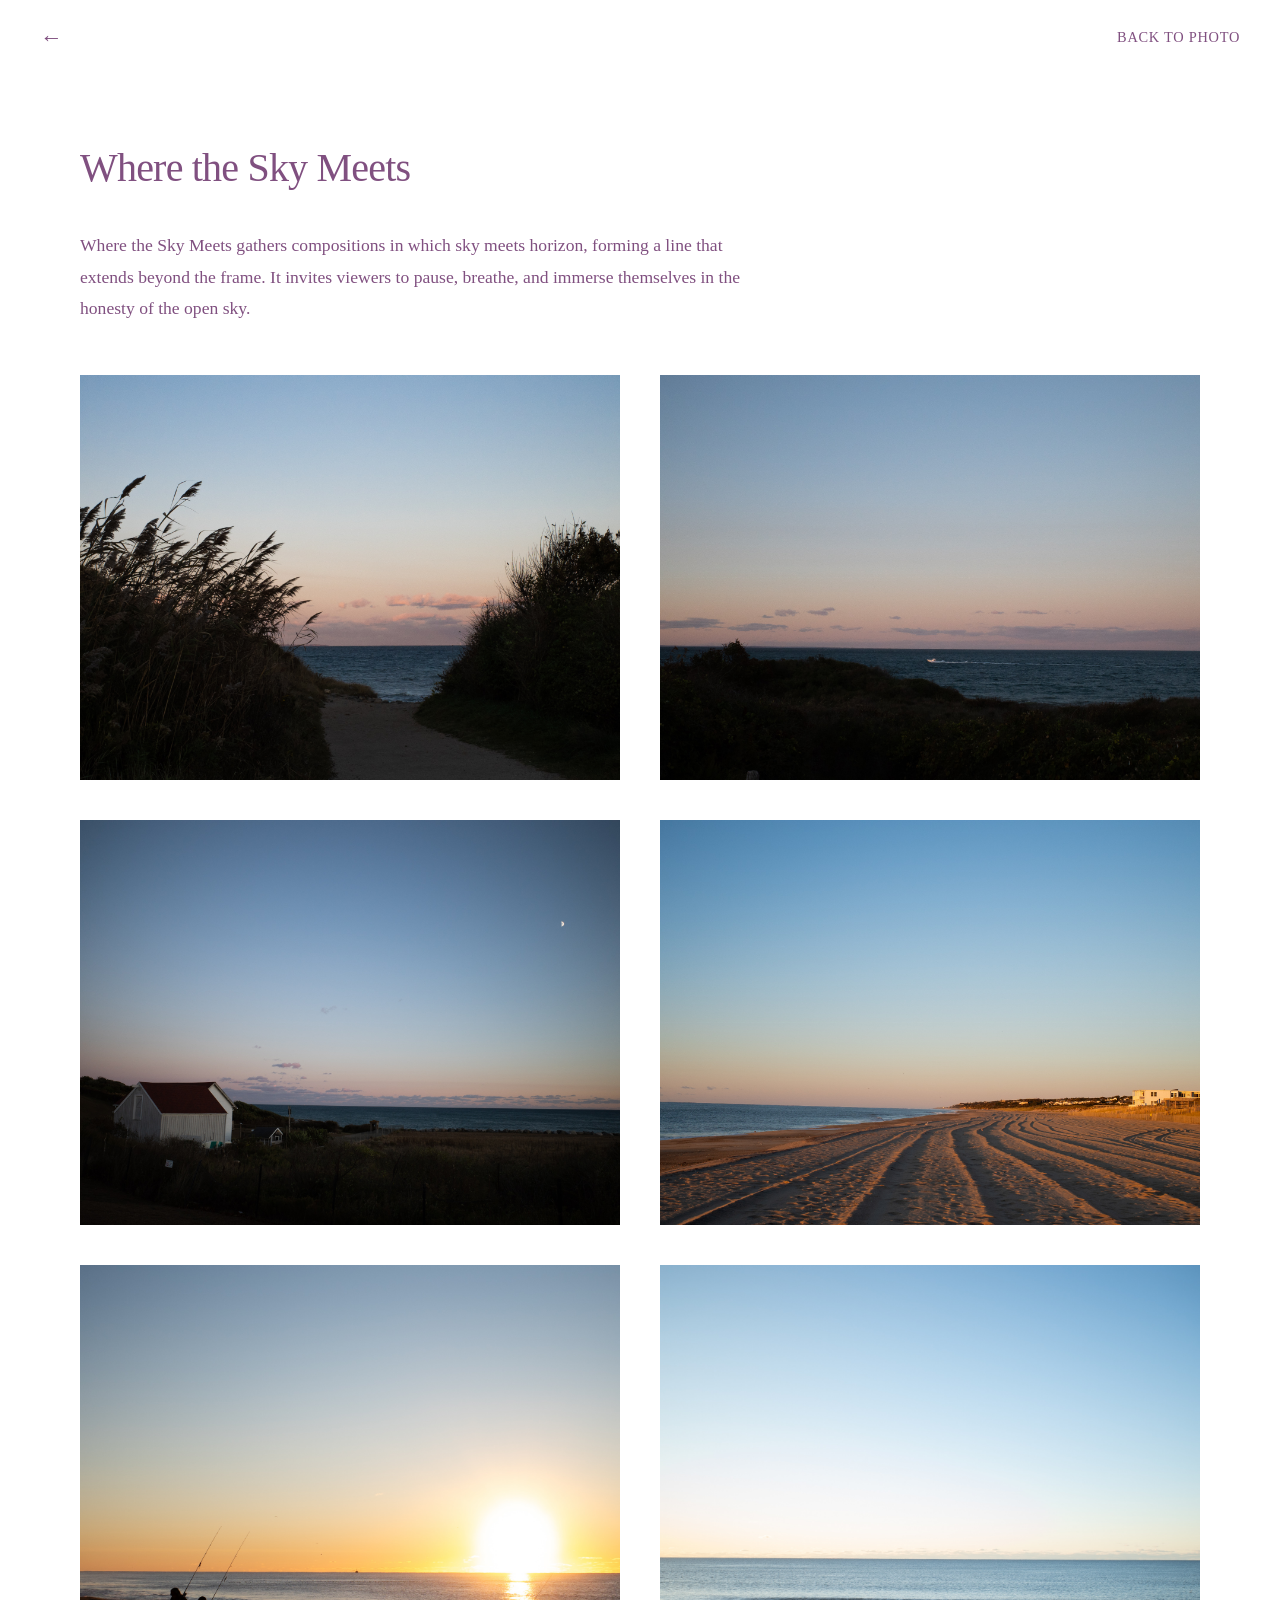
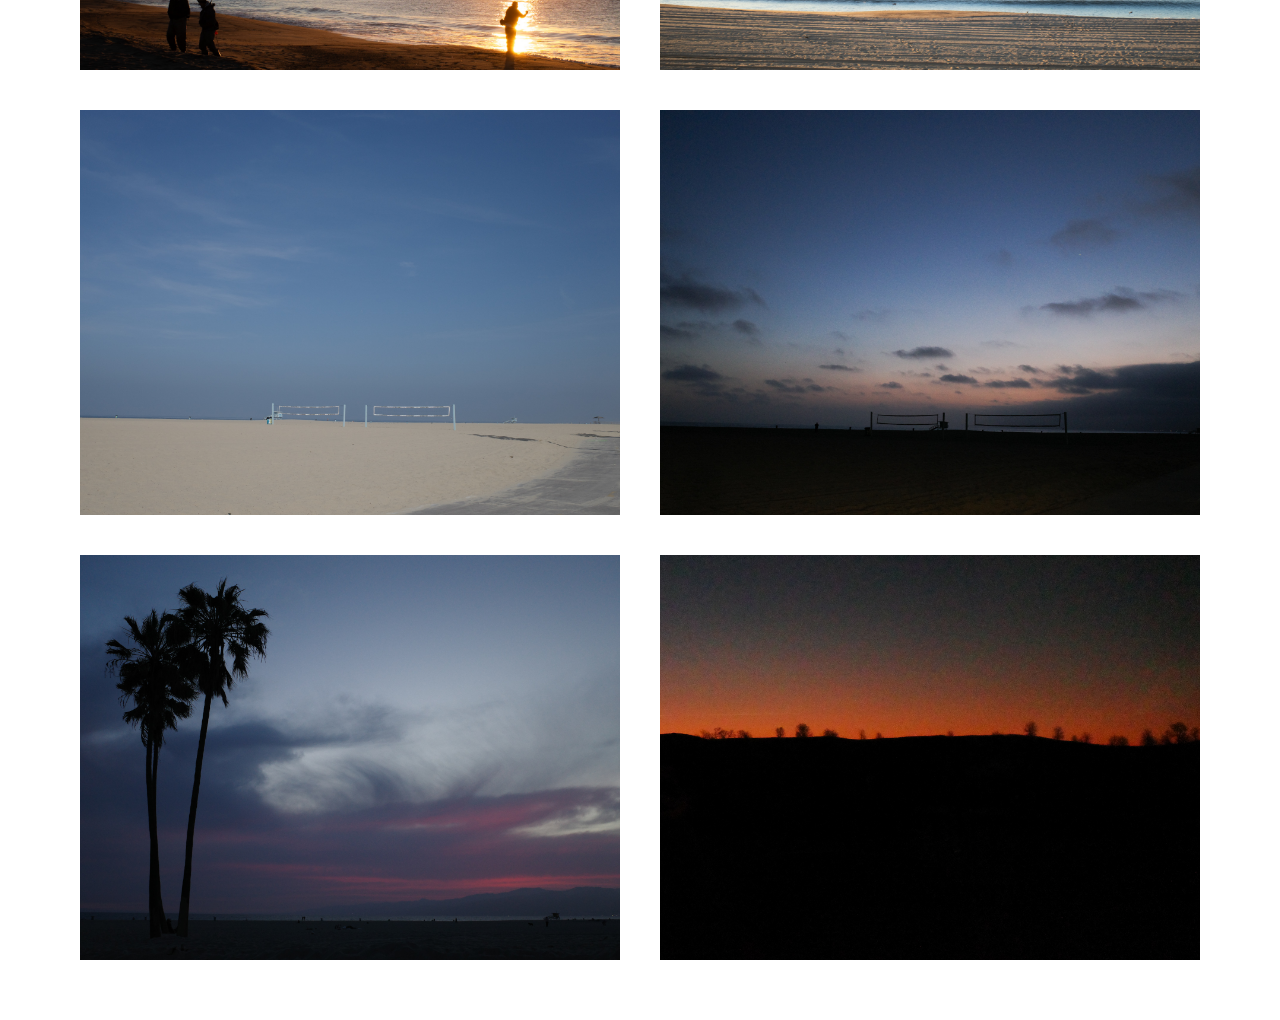
<file: sky-meets.html>
<!DOCTYPE html>
<html lang="en">
<head>
    <meta charset="UTF-8">
    <meta name="viewport" content="width=device-width, initial-scale=1.0">
    <title>Where the Sky Meets | Portfolio</title>
    <link rel="stylesheet" href="style.css">
</head>
<body>
    <nav class="global-nav">
        <a href="index.html" class="home-icon" title="Home"><span class="icon-arrow">←</span><span class="icon-house"><span></span><span></span></span></a>
        <a href="photography.html">BACK TO PHOTO</a>
    </nav>
    <main class="container">
        <h1>Where the Sky Meets</h1>
        <div class="summary">
            <p>Where the Sky Meets gathers compositions in which sky meets horizon, forming a line that extends beyond the frame. It invites viewers to pause, breathe, and immerse themselves in the honesty of the open sky.</p>
        </div>
        <div class="gallery">
            <img src="assets/sky-meets/image1.jpg" alt="Where the Sky Meets 1">
            <img src="assets/sky-meets/image2.jpg" alt="Where the Sky Meets 2">
            <img src="assets/sky-meets/image3.jpg" alt="Where the Sky Meets 3">
            <img src="assets/sky-meets/image4.jpg" alt="Where the Sky Meets 4">
            <img src="assets/sky-meets/image5.jpg" alt="Where the Sky Meets 5">
            <img src="assets/sky-meets/image6.jpg" alt="Where the Sky Meets 6">
            <img src="assets/sky-meets/image7.JPG" alt="Where the Sky Meets 7">
            <img src="assets/sky-meets/image8.JPG" alt="Where the Sky Meets 8">
            <img src="assets/sky-meets/image9.JPG" alt="Where the Sky Meets 9">
            <img src="assets/sky-meets/image10.JPG" alt="Where the Sky Meets 10">
        </div>
    </main>
    <script src="gallery.js"></script>
</body>
</html>
</file>
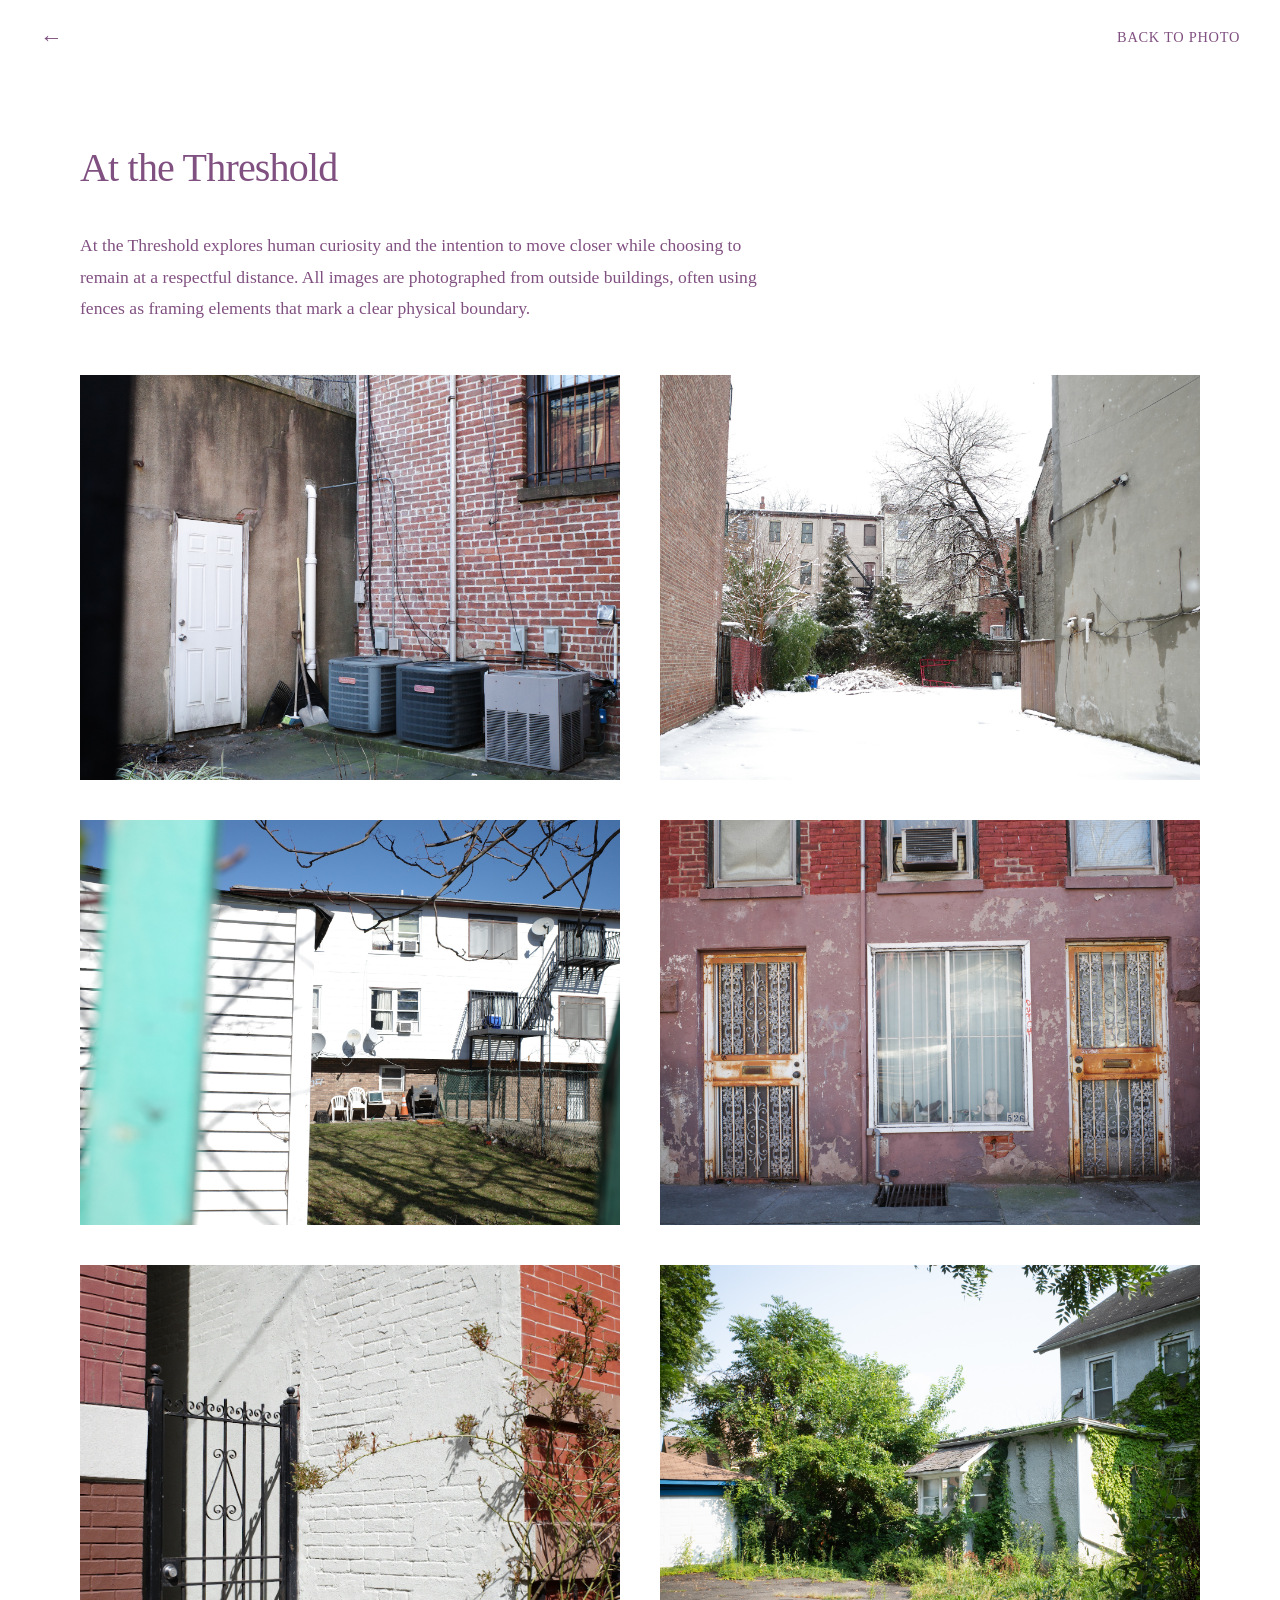
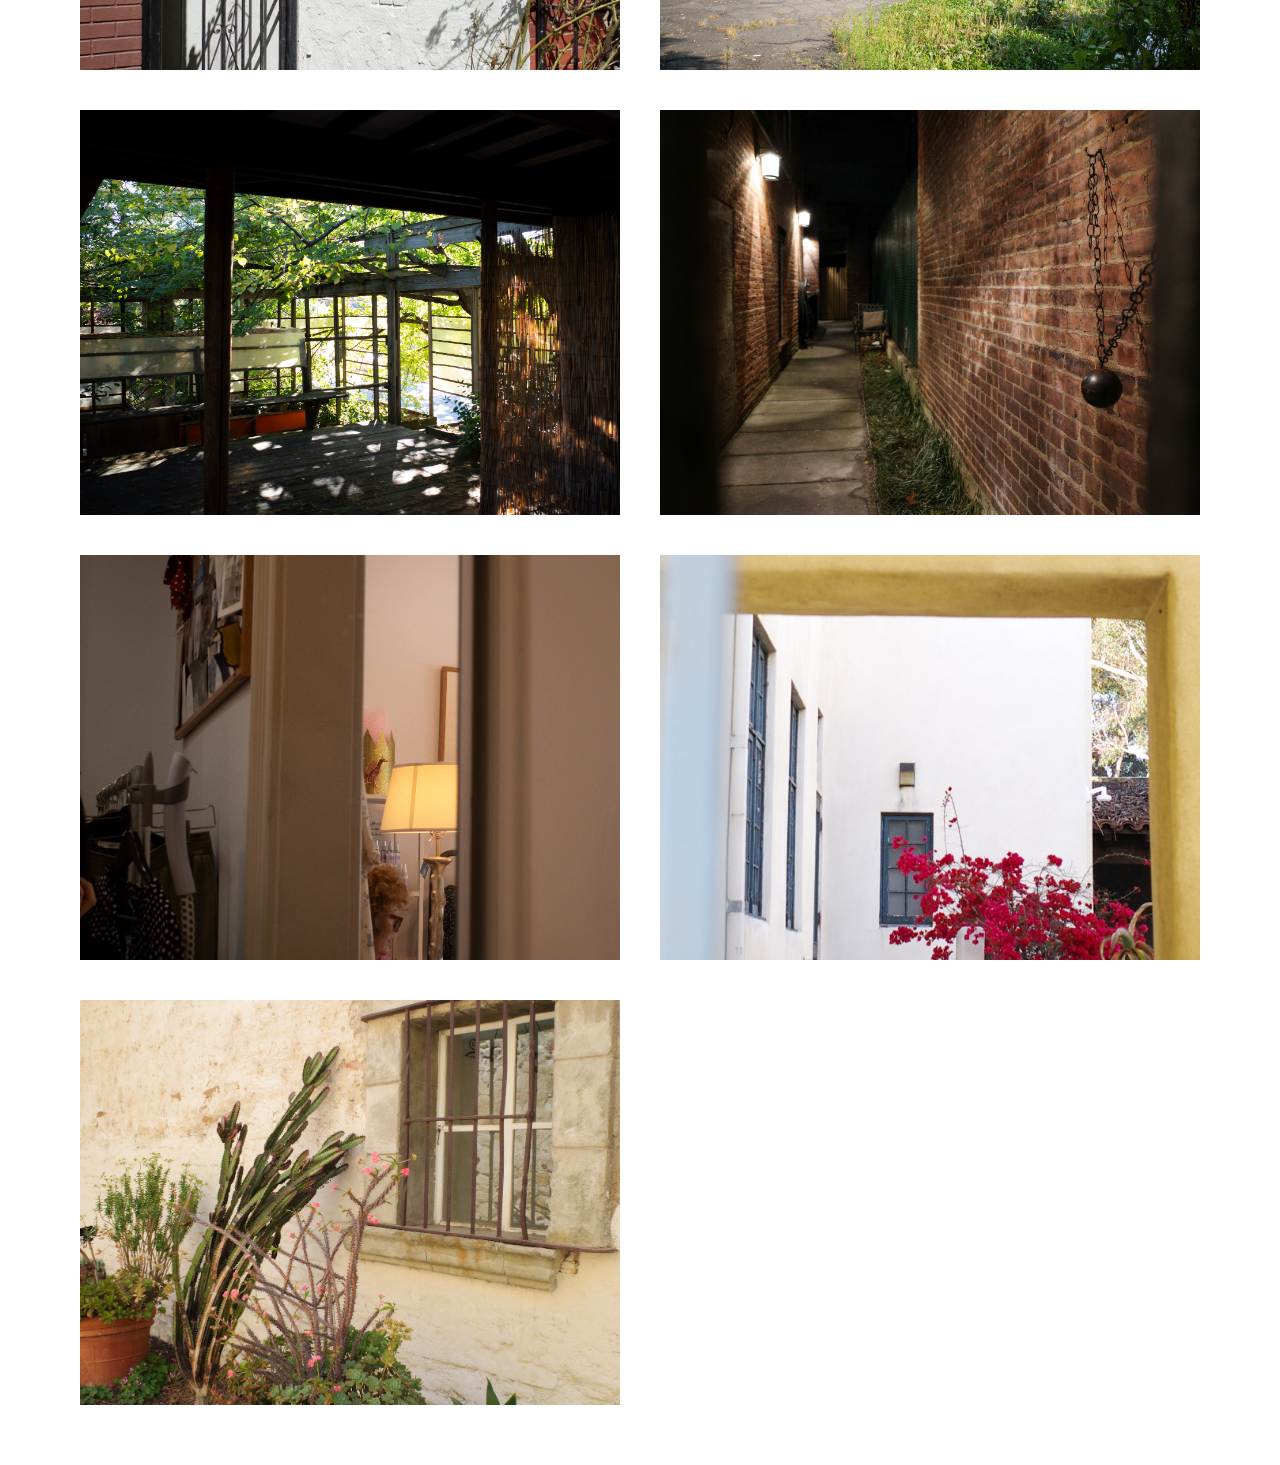
<file: threshold.html>
<!DOCTYPE html>
<html lang="en">
<head>
    <meta charset="UTF-8">
    <meta name="viewport" content="width=device-width, initial-scale=1.0">
    <title>At the Threshold | Portfolio</title>
    <link rel="stylesheet" href="style.css">
</head>
<body>
    <nav class="global-nav">
        <a href="index.html" class="home-icon" title="Home"><span class="icon-arrow">←</span><span class="icon-house"><span></span><span></span></span></a>
        <a href="photography.html">BACK TO PHOTO</a>
    </nav>
    <main class="container">
        <h1>At the Threshold</h1>
        <div class="summary">
            <p>At the Threshold explores human curiosity and the intention to move closer while choosing to remain at a respectful distance. All images are photographed from outside buildings, often using fences as framing elements that mark a clear physical boundary.</p>
        </div>
        <div class="gallery">
            <img src="assets/threshold/image1.JPG" alt="At the Threshold 1">
            <img src="assets/threshold/image2.JPG" alt="At the Threshold 2">
            <img src="assets/threshold/image3.JPG" alt="At the Threshold 3">
            <img src="assets/threshold/image4.JPG" alt="At the Threshold 4">
            <img src="assets/threshold/image5.JPG" alt="At the Threshold 5">
            <img src="assets/threshold/image6.jpg" alt="At the Threshold 6">
            <img src="assets/threshold/image7.jpg" alt="At the Threshold 7">
            <img src="assets/threshold/image8.JPG" alt="At the Threshold 8">
            <img src="assets/threshold/image9.jpg" alt="At the Threshold 9">
            <img src="assets/threshold/image10.JPG" alt="At the Threshold 10">
            <img src="assets/threshold/image11.JPG" alt="At the Threshold 11">
        </div>
    </main>
    <script src="gallery.js"></script>
</body>
</html>
</file>
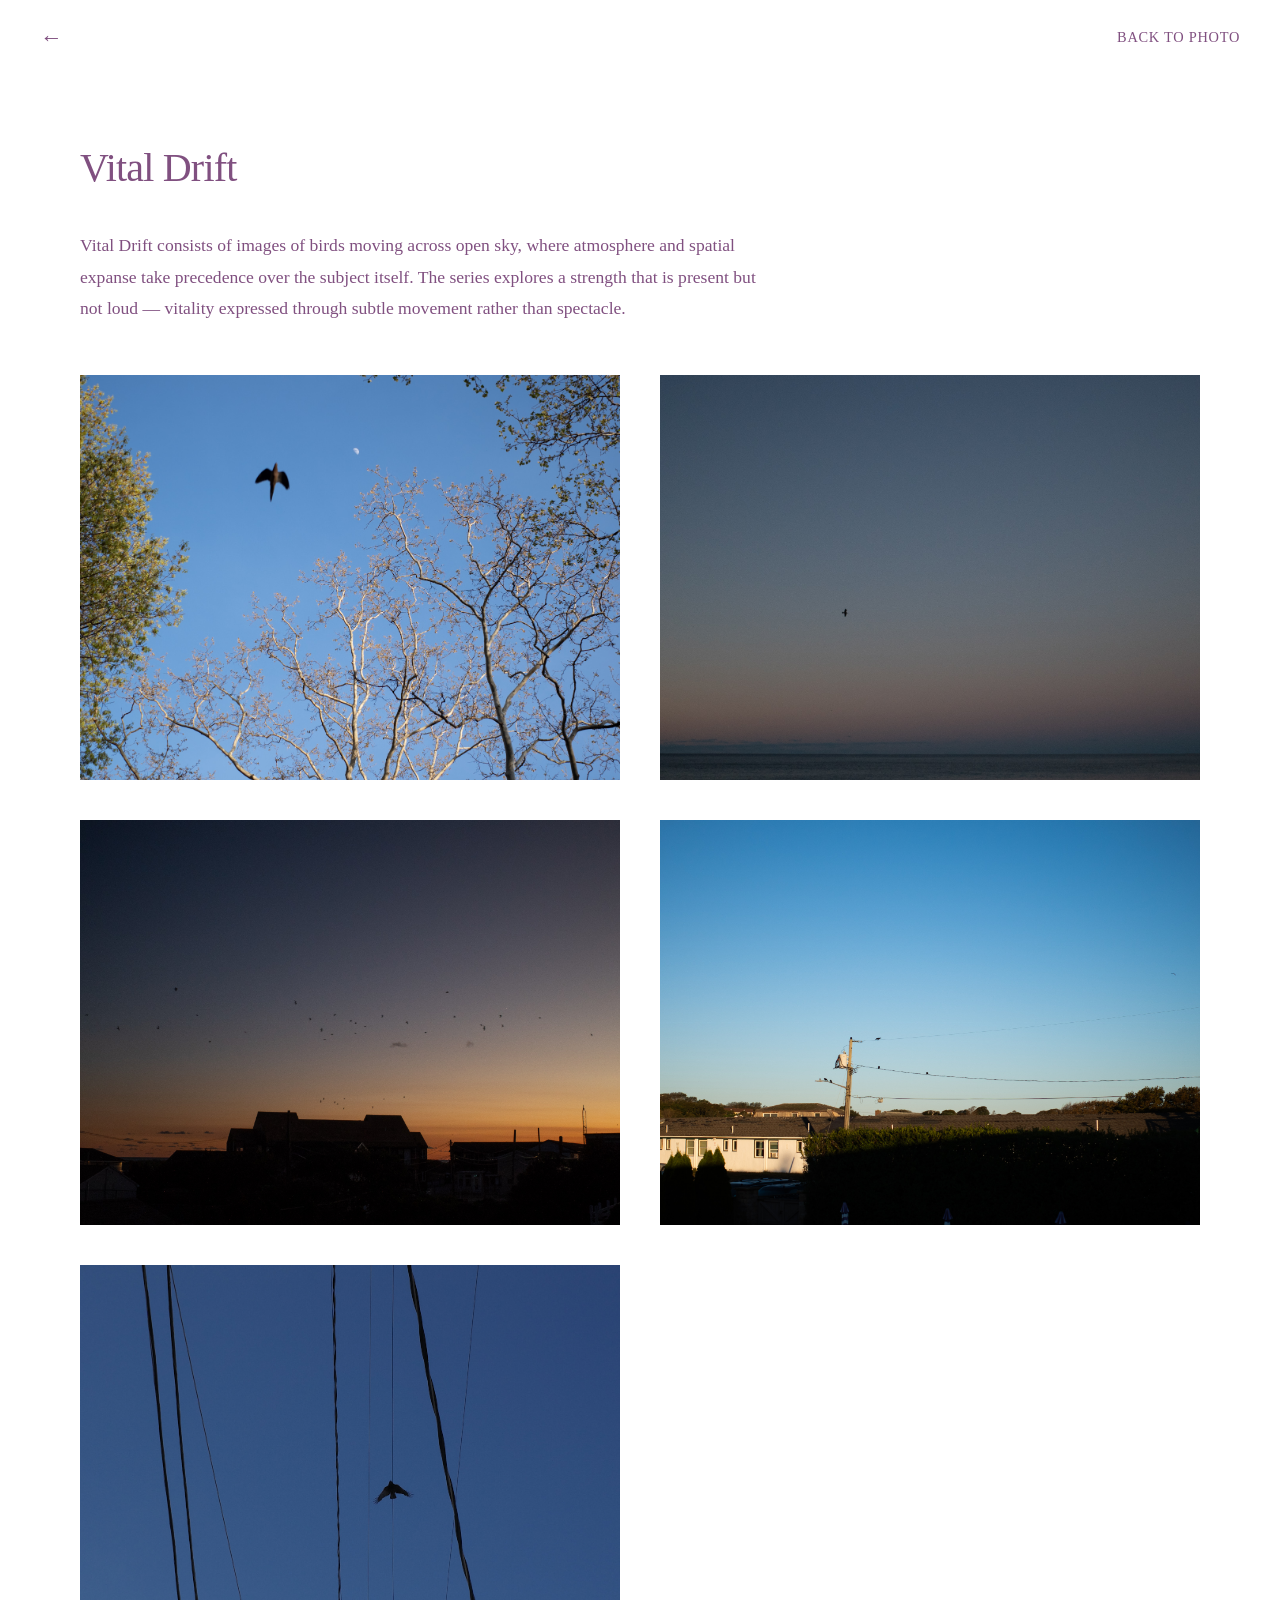
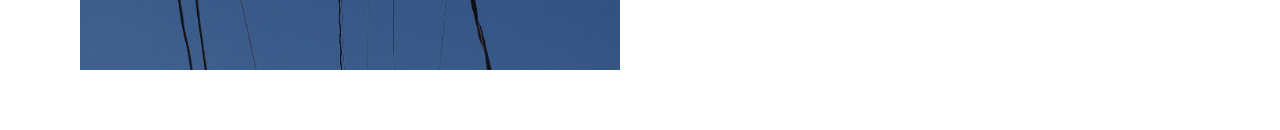
<file: vital-drift.html>
<!DOCTYPE html>
<html lang="en">
<head>
    <meta charset="UTF-8">
    <meta name="viewport" content="width=device-width, initial-scale=1.0">
    <title>Vital Drift | Portfolio</title>
    <link rel="stylesheet" href="style.css">
</head>
<body>
    <nav class="global-nav">
        <a href="index.html" class="home-icon" title="Home"><span class="icon-arrow">←</span><span class="icon-house"><span></span><span></span></span></a>
        <a href="photography.html">BACK TO PHOTO</a>
    </nav>
    <main class="container">
        <h1>Vital Drift</h1>
        <div class="summary">
            <p>Vital Drift consists of images of birds moving across open sky, where atmosphere and spatial expanse take precedence over the subject itself. The series explores a strength that is present but not loud — vitality expressed through subtle movement rather than spectacle.</p>
        </div>
        <div class="gallery">
            <img src="assets/vital-drift/image1.jpg" alt="Vital Drift 1">
            <img src="assets/vital-drift/image2.jpg" alt="Vital Drift 2">
            <img src="assets/vital-drift/image3.jpg" alt="Vital Drift 3">
            <img src="assets/vital-drift/image4.jpg" alt="Vital Drift 4">
            <img src="assets/vital-drift/image5.JPG" alt="Vital Drift 5">
        </div>
    </main>
    <script src="gallery.js"></script>
</body>
</html>
</file>
<file: style.css>
/* Base Styles */
:root {
    --text: #805080;
    --secondary: #805080;
    --bg: #fff;
}

* {
    margin: 0;
    padding: 0;
    box-sizing: border-box;
}

/* Force all links to use our colors, not browser defaults */
a, a:visited, a:hover, a:active {
    color: #805080;
    text-decoration: none;
}

body {
    font-family: 'Noto Serif', serif;
    line-height: 1.6;
    color: #805080;
    background: var(--bg);
    cursor: url('data:image/svg+xml,<svg xmlns="http://www.w3.org/2000/svg" width="18" height="18" viewBox="0 0 24 24"><polygon points="12,2 15,10 24,10 17,15 19,24 12,19 5,24 7,15 0,10 9,10" fill="%239060a0" /></svg>') 9 9, auto;
}

/* Navigation */
.global-nav, .main-nav {
    display: flex;
    justify-content: space-between;
    align-items: center;
    padding: 20px 40px;
}

.global-nav a, .main-nav a {
    text-decoration: none;
    color: #805080;
    font-size: 0.9rem;
    letter-spacing: 0.05em;
}

.global-nav a:hover, .main-nav a:hover {
    color: #805080;
}

.global-nav a.nav-active, .main-nav a.nav-active {
    font-weight: 600;
}

.global-nav div, .main-nav div {
    display: flex;
    gap: 30px;
}

/* Hierarchical Sidebar Navigation */
.nav-section {
    margin-bottom: 25px;
}

.nav-title {
    display: block;
    font-family: "Bitcount Grid Double Ink", "Courier New", monospace;
    font-size: 1.2rem;
    font-weight: 400;
    letter-spacing: 0.05em;
    color: #805080;
    text-decoration: none;
    margin-bottom: 10px;
}

.nav-title:hover {
    color: #805080;
}

.nav-title.nav-active {
    color: #805080;
}

.nav-subsection {
    list-style: none;
    padding: 0;
    margin: 0;
    padding-left: 15px;
}

.nav-subsection li {
    margin-bottom: 6px;
}

.nav-subsection a {
    display: block;
    font-family: "Bitcount Prop Single Ink", "Courier New", monospace;
    font-size: 0.95rem;
    color: #805080;
    text-decoration: none;
    padding: 4px 0;
}

.nav-subsection a:hover {
    font-family: "Bitcount Prop Double Ink", "Courier New", monospace;
    color: #805080;
}

.nav-subsection a.active,
.nav-subsection .sidebar-link.active {
    font-family: "Bitcount Prop Double Ink", "Courier New", monospace;
    color: #805080;
}

.sidebar-home {
    margin-top: 40px;
    display: inline-flex;
    align-items: center;
    gap: 8px;
    font-family: "Bitcount Grid Double Ink", "Courier New", monospace;
    font-size: 1rem;
    color: #805080;
    text-decoration: none;
    letter-spacing: 0.05em;
    transition: color 0.2s;
}

.sidebar-home:hover {
    color: #805080;
}

.sidebar-home::before {
    content: '←';
    font-family: system-ui;
    font-size: 1rem;
}

/* Home Icon */
.home-icon {
    display: flex;
    align-items: center;
    justify-content: center;
    color: #805080;
    transition: all 0.25s ease;
    cursor: pointer;
}

.home-icon:hover {
    color: #805080;
    transform: scale(1.1);
}

.home-icon .icon-arrow {
    display: none;
}

.home-icon .icon-house {
    display: none;
}

.home-icon::before {
    content: '←';
    font-size: 1.4rem;
    font-weight: 500;
    transition: font-weight 0.25s ease;
}

.home-icon:hover::before {
    font-weight: 700;
}

/* Container */
.container, .content-wrapper {
    max-width: 1200px;
    margin: 0 auto;
    padding: 60px 40px;
}

/* Typography */
h1 {
    font-size: 2.5rem;
    font-weight: 300;
    margin-bottom: 30px;
    letter-spacing: -0.02em;
}

.summary, .summary-text {
    max-width: 700px;
    margin-bottom: 50px;
}

.summary p, .summary-text p {
    color: #805080;
    font-size: 1.1rem;
    line-height: 1.8;
}

/* Home Page */
.home-container {
    display: flex;
    justify-content: center;
    align-items: center;
    min-height: 100vh;
    text-align: center;
    padding: 40px;
}

.home-content {
    display: flex;
    flex-direction: column;
    align-items: center;
    gap: 40px;
    width: 100%;
    max-width: 1100px;
}

.home-content .name-hover {
    font-family: "Bitcount Grid Double Ink", "Courier New", monospace;
    font-size: 2.5rem;
    font-weight: 400;
    letter-spacing: 0.15em;
}

.home-content .name-tone {
    font-family: 'Noto Serif', serif;
    font-size: 1.25rem;
    letter-spacing: 0.15em;
}

.chinese-name {
    font-family: system-ui, sans-serif;
    font-size: 2.3rem;
}

.home-main {
    display: flex;
    align-items: center;
    justify-content: center;
    gap: 60px;
    width: 100%;
}

.home-artwork {
    position: relative;
}

.home-artwork img {
    max-width: 700px;
    max-height: 60vh;
    object-fit: contain;
    filter: brightness(1.12);
    border-radius: 20px;
}

.home-links {
    display: flex;
    flex-direction: column;
    gap: 30px;
    align-items: center;
}

.home-links a {
    text-decoration: none;
    color: #805080;
    font-family: "Bitcount Grid Double Ink", "Courier New", monospace;
    font-size: 1.6rem;
    letter-spacing: 0.1em;
    font-weight: 400;
    transition: color 0.3s ease;
}

.home-links a:hover {
    color: #805080;
}

/* About Page */
.about-container {
    display: flex;
    align-items: center;
    justify-content: center;
    gap: 80px;
    min-height: 100%;
    padding: 60px;
}

.about-photo {
    flex-shrink: 0;
}

.about-photo img {
    width: 350px;
    height: auto;
    border-radius: 20px;
    object-fit: cover;
}

.about-text {
    flex: 1;
    max-width: 650px;
}

.about-text h1 {
    font-family: "Bitcount Grid Double Ink", "Courier New", monospace;
    font-size: 2.5rem;
    font-weight: 400;
    letter-spacing: 0.1em;
    margin-bottom: 40px;
}

.about-text .summary p {
    font-size: 1.15rem;
    line-height: 1.65;
    color: #805080;
}

@media (max-width: 900px) {
    .about-container {
        flex-direction: column;
        gap: 50px;
        text-align: center;
        padding: 60px 30px;
    }

    .about-photo img {
        width: 300px;
    }

    .about-text h1 {
        font-size: 1.6rem;
    }
}

.home-nav h1 {
    font-size: 1.5rem;
    font-weight: 400;
    letter-spacing: 0.1em;
    margin-bottom: 20px;
}

.name-hover {
    position: relative;
    display: inline-block;
    cursor: default;
    text-decoration: none;
}

.name-hover span {
    text-decoration: none;
}

.name-hover span:first-child {
    margin-right: 20px;
}

.name-tone {
    position: absolute;
    top: 100%;
    left: 50%;
    transform: translateX(-50%);
    font-size: 0.85rem;
    color: #805080;
    opacity: 0;
    transition: opacity 0.3s ease;
    white-space: nowrap;
    margin-top: 5px;
}

.name-hover:hover .name-tone {
    opacity: 1;
}

.home-nav hr {
    border: none;
    border-top: 1px solid #ddd;
    margin: 20px 0;
}

.home-nav p {
    margin: 15px 0;
}

.home-nav a {
    text-decoration: none;
    color: #805080;
    font-size: 0.9rem;
    letter-spacing: 0.1em;
}

.home-nav a:hover {
    color: #805080;
}

/* Project List */
.project-list {
    list-style: none;
    padding: 0;
    margin-top: 50px;
}

.project-list li {
    border-bottom: 1px solid #eee;
    padding: 20px 0;
    transition: all 0.3s ease;
}

.project-list li:hover {
    padding-left: 10px;
    border-color: #805080;
}

.project-list a {
    text-decoration: none;
    color: #805080;
    font-size: 1.5rem;
    display: block;
}

.project-list a:hover {
    color: #805080;
}

/* Gallery - Uniform Grid */
.gallery {
    display: grid;
    grid-template-columns: repeat(2, 1fr);
    gap: 40px;
}

.gallery img {
    width: 100%;
    aspect-ratio: 4 / 3;
    object-fit: cover;
    object-position: center;
    display: block;
    cursor: pointer;
    transition: opacity 0.3s ease;
}


@media (max-width: 1024px) {
    .gallery img {
        aspect-ratio: 4 / 3;
    }
}

@media (max-width: 600px) {
    .gallery {
        grid-template-columns: 1fr;
        gap: 30px;
    }
    .gallery img {
        aspect-ratio: 4 / 3;
    }
}

/* Video Container */
.video-container {
    position: relative;
    padding-bottom: 56.25%; /* 16:9 aspect ratio */
    height: 0;
    overflow: hidden;
    margin-top: 40px;
}

.video-container iframe {
    position: absolute;
    top: 0;
    left: 0;
    width: 100%;
    height: 100%;
    border: none;
}

.video-placeholder {
    background: #f5f5f5;
    padding: 60px 40px;
    text-align: center;
    color: #805080;
    margin-top: 40px;
}

/* Digital page - visible description */
.digital-description {
    max-width: 900px;
    margin-bottom: 40px;
}

.digital-description .work-title {
    font-family: "Bitcount Prop Double Ink", "Courier New", monospace;
    font-size: 1.6rem;
    color: #805080;
    vertical-align: baseline;
}

.digital-description p {
    color: #805080;
    font-size: 1.05rem;
    line-height: 30px;
    margin-bottom: 20px;
}

.digital-description p:last-child {
    margin-bottom: 0;
}

/* Smaller video container - YouTube standard 16:9 */
.video-container.video-small {
    position: relative;
    max-width: 900px;
    padding-bottom: 0;
    height: auto;
    aspect-ratio: 16 / 9;
    margin-top: 20px;
}

.video-container.video-small iframe {
    position: relative;
    width: 100%;
    height: 100%;
}

/* Lightbox */
.lightbox {
    position: fixed;
    top: 0;
    left: 0;
    width: 100%;
    height: 100%;
    background: #fff;
    z-index: 10000;
    display: none;
    flex-direction: column;
    justify-content: center;
    align-items: center;
}

.lightbox.active {
    display: flex;
}

.lightbox *,
.lightbox *::before,
.lightbox *::after {
    background: none !important;
    box-shadow: none !important;
    border: none !important;
    border-radius: 0 !important;
}

.lightbox-main {
    flex: 1;
    display: flex;
    justify-content: center;
    align-items: center;
    width: 100%;
    padding: 40px 20px 20px;
    max-height: calc(100vh - 140px);
    background: transparent;
}

.lightbox-main img {
    max-width: calc(100% - 160px);
    max-height: 100%;
    object-fit: contain;
}

.lightbox-close {
    position: absolute;
    top: 20px;
    right: 30px;
    font-size: 2rem;
    cursor: pointer;
    color: #805080;
    z-index: 10001;
    width: 40px;
    height: 40px;
    display: flex;
    align-items: center;
    justify-content: center;
}

.lightbox-close:hover {
    color: #805080;
}

.lightbox-nav {
    font-size: 2.5rem;
    cursor: pointer;
    color: #805080;
    padding: 20px;
    user-select: none;
    z-index: 10002;
    display: flex;
    align-items: center;
    justify-content: center;
    line-height: 1;
    flex-shrink: 0;
}

.lightbox-nav:hover {
    color: #805080;
}

.lightbox-prev {
    margin-right: 20px;
}

.lightbox-next {
    margin-left: 20px;
}

.lightbox-thumbnails {
    display: flex;
    gap: 10px;
    padding: 15px 20px;
    overflow-x: auto;
    max-width: 100%;
    background: transparent;
    flex-shrink: 0;
    height: 100px;
    align-items: center;
    justify-content: center;
}

.lightbox-thumbnails img {
    width: 80px;
    height: 55px;
    object-fit: cover;
    cursor: pointer;
    opacity: 1;
    transition: transform 0.2s;
    flex-shrink: 0;
}

.lightbox-thumbnails img:hover {
    transform: scale(1.05);
}

.lightbox-thumbnails img.active {
    transform: scale(1.15);
}

/* Split Layout with Sidebar */
.split-layout {
    display: flex;
    height: 100vh;
    overflow: hidden;
}

.sidebar {
    width: 290px;
    flex-shrink: 0;
    padding: 50px 30px 50px 40px;
    overflow-y: auto;
}

.sidebar-nav {
    list-style: none;
    padding: 0;
    margin: 0;
}

.sidebar-nav li {
    margin-bottom: 8px;
}

.sidebar-link {
    display: block;
    padding: 8px 0;
    text-decoration: none;
    color: #805080;
    font-size: 0.9rem;
    transition: all 0.2s;
    white-space: nowrap;
}

.sidebar-nav li:first-child .sidebar-link {
    padding-top: 0;
}

.sidebar-link:hover {
    font-family: "Bitcount Prop Double Ink", "Courier New", monospace;
    color: #805080;
}

.sidebar-link.active {
    font-family: "Bitcount Prop Double Ink", "Courier New", monospace;
    color: #805080;
}

.main-content {
    flex: 1;
    overflow-y: auto;
    padding: 40px;
    position: relative;
}

.project-section {
    display: none;
}

.project-section.active {
    display: block;
}

.project-header {
    margin-bottom: 30px;
    display: flex;
    justify-content: space-between;
    align-items: flex-start;
    gap: 20px;
}

.project-header .button-group {
    display: flex;
    gap: 10px;
    flex-shrink: 0;
}

.view-toggle,
.info-toggle {
    width: 30px;
    height: 30px;
    border: 2.5px solid #805080;
    border-radius: 50%;
    background: transparent;
    color: #805080;
    font-size: 15px;
    cursor: pointer;
    transition: all 0.25s ease;
    display: flex;
    align-items: center;
    justify-content: center;
}

.info-toggle {
    font-family: 'Georgia', serif;
    font-style: italic;
}

.view-toggle {
    position: relative;
}

/* Single/expand icon - one rectangle */
.icon-gallery {
    width: 12px;
    height: 12px;
    border: 2px solid currentColor;
    border-radius: 2px;
}

.icon-gallery span {
    display: none;
}

/* Grid icon - 2x2 squares */
.icon-grid {
    display: grid;
    grid-template-columns: repeat(2, 1fr);
    gap: 2px;
    width: 12px;
    height: 12px;
}

.icon-grid span {
    background: currentColor;
    border-radius: 1px;
}

/* Show correct icon based on state */
.view-toggle .icon-gallery {
    display: block;
}

.view-toggle .icon-grid {
    display: none;
}

.view-toggle.active .icon-gallery {
    display: none;
}

.view-toggle.active .icon-grid {
    display: grid;
}

.view-toggle:hover,
.info-toggle:hover {
    border-color: #805080;
    color: #805080;
    transform: scale(1.1);
}

.view-toggle.active,
.info-toggle.active {
    background: #805080;
    border-color: #805080;
    color: #fff;
}

/* Single Image View Mode */
.gallery.single-view {
    display: flex;
    flex-direction: column;
    align-items: center;
    gap: 20px;
}

.gallery.single-view .main-image-container {
    width: 100%;
    display: flex;
    justify-content: center;
    align-items: center;
}

.gallery.single-view .main-image {
    max-width: 100%;
    max-height: 82vh;
    height: auto;
    object-fit: contain;
    cursor: default;
}

.gallery.single-view .thumbnail-strip {
    display: flex;
    gap: 10px;
    overflow-x: auto;
    padding: 10px 0;
    width: 100%;
    justify-content: center;
}

.gallery.single-view .thumbnail-strip img {
    width: 80px;
    height: 55px;
    object-fit: cover;
    cursor: pointer;
    transition: transform 0.2s;
}

.gallery.single-view .thumbnail-strip img.active {
    transform: scale(1.15);
}

.gallery.single-view > img {
    display: none;
}

.nav-arrow {
    background: transparent;
    border: none;
    font-size: 3rem;
    color: #805080;
    cursor: pointer;
    padding: 0 20px;
    transition: color 0.2s;
}

.nav-arrow:hover {
    color: #805080;
}

.project-description {
    max-width: 850px;
    padding: 0;
    display: block;
    text-align: left;
}

.project-description .work-title {
    font-family: "Bitcount Prop Double Ink", "Courier New", monospace;
    font-size: 1.6rem;
    color: #805080;
    vertical-align: baseline;
}

.project-description p {
    color: #805080;
    font-size: 1.05rem;
    line-height: 30px;
    margin-bottom: 10px;
}

.project-description p:last-child {
    margin-bottom: 0;
}

/* Responsive */
@media (max-width: 900px) {
    .split-layout {
        flex-direction: column;
        height: auto;
    }

    .sidebar {
        width: 100%;
        padding: 30px 20px;
    }

    .sidebar-nav {
        display: flex;
        flex-wrap: wrap;
        gap: 10px;
    }

    .sidebar-nav li {
        margin-bottom: 0;
    }

    .sidebar-link {
        padding: 8px 15px;
        border: 1px solid #eee;
        border-radius: 20px;
        font-size: 0.85rem;
    }

    .sidebar-link.active {
        border-color: #805080;
        background: #805080;
        color: #fff;
    }

    .main-content {
        padding: 30px 20px;
    }
}

@media (max-width: 768px) {
    .global-nav, .main-nav {
        padding: 15px 20px;
    }

    .container, .content-wrapper {
        padding: 40px 20px;
    }

    h1 {
        font-size: 1.8rem;
    }

    .gallery {
        grid-template-columns: 1fr;
    }

    .global-nav div, .main-nav div {
        gap: 15px;
    }
}
</file>
